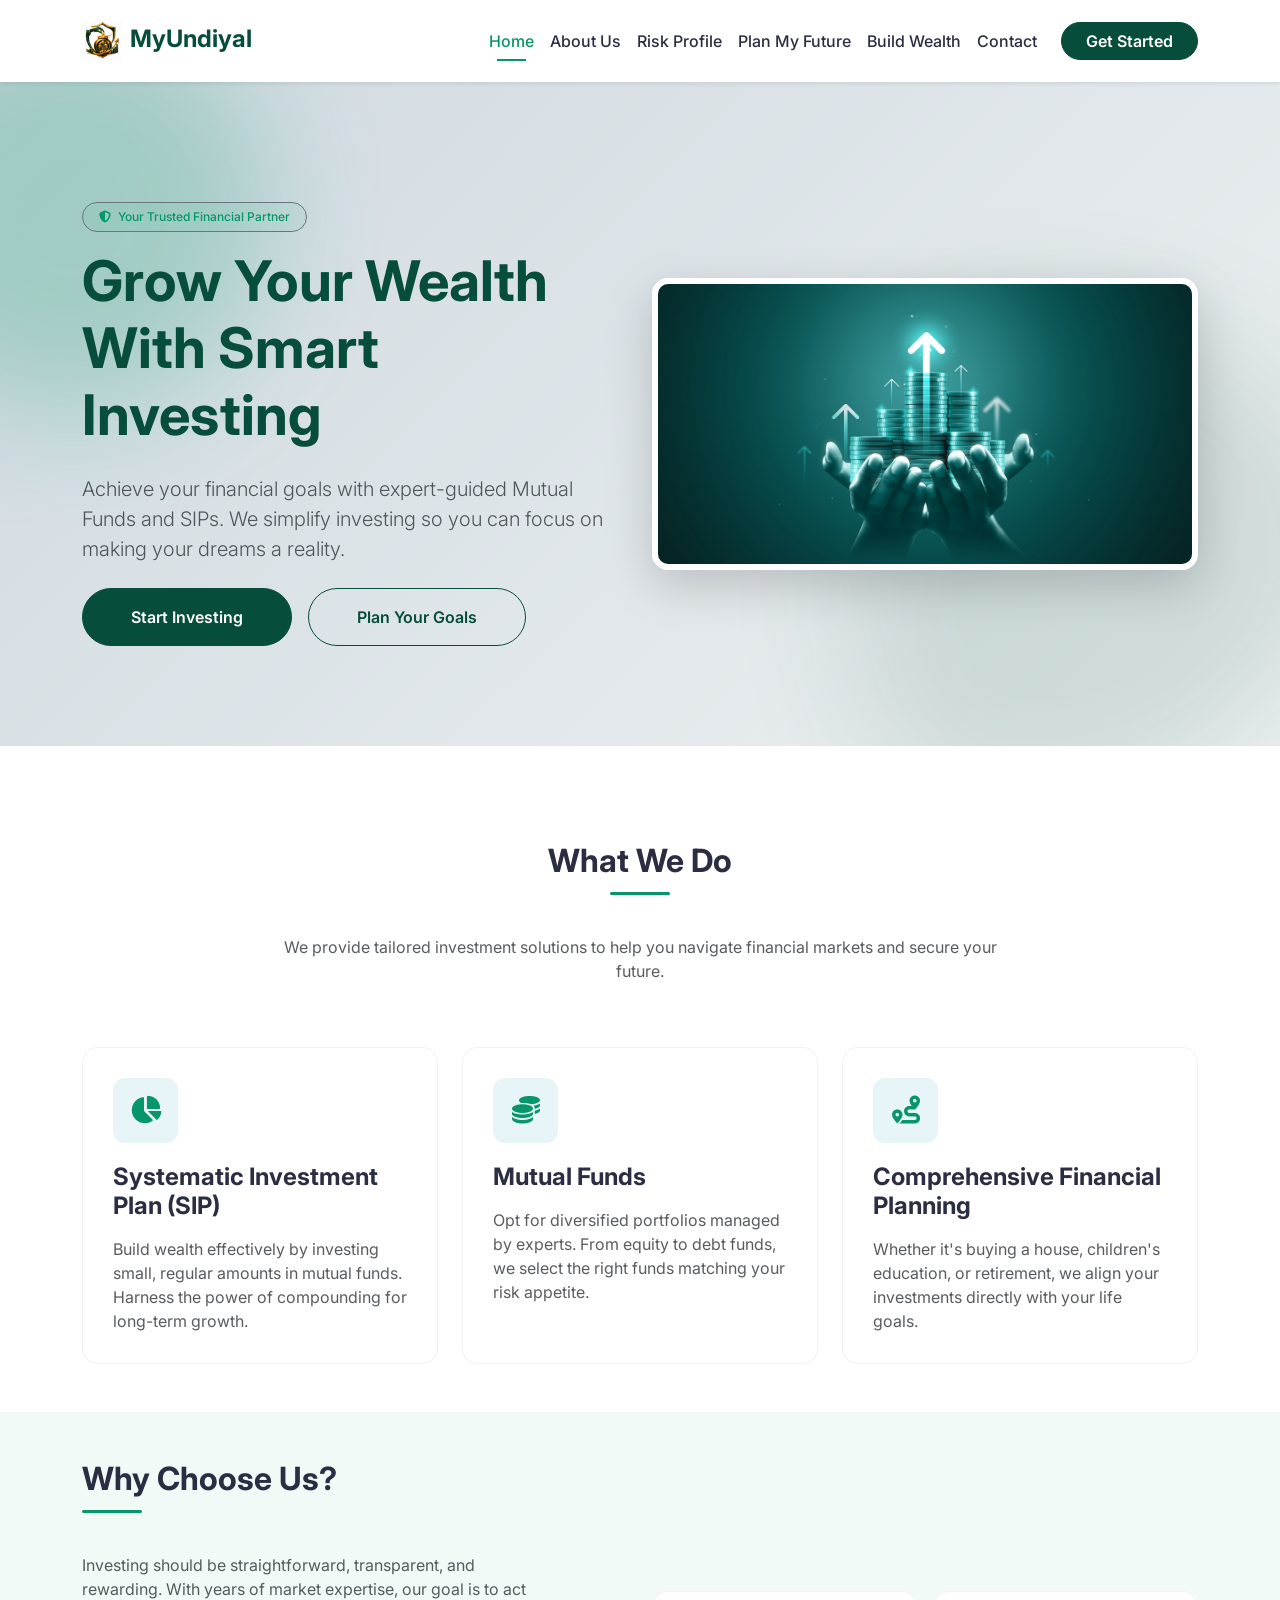
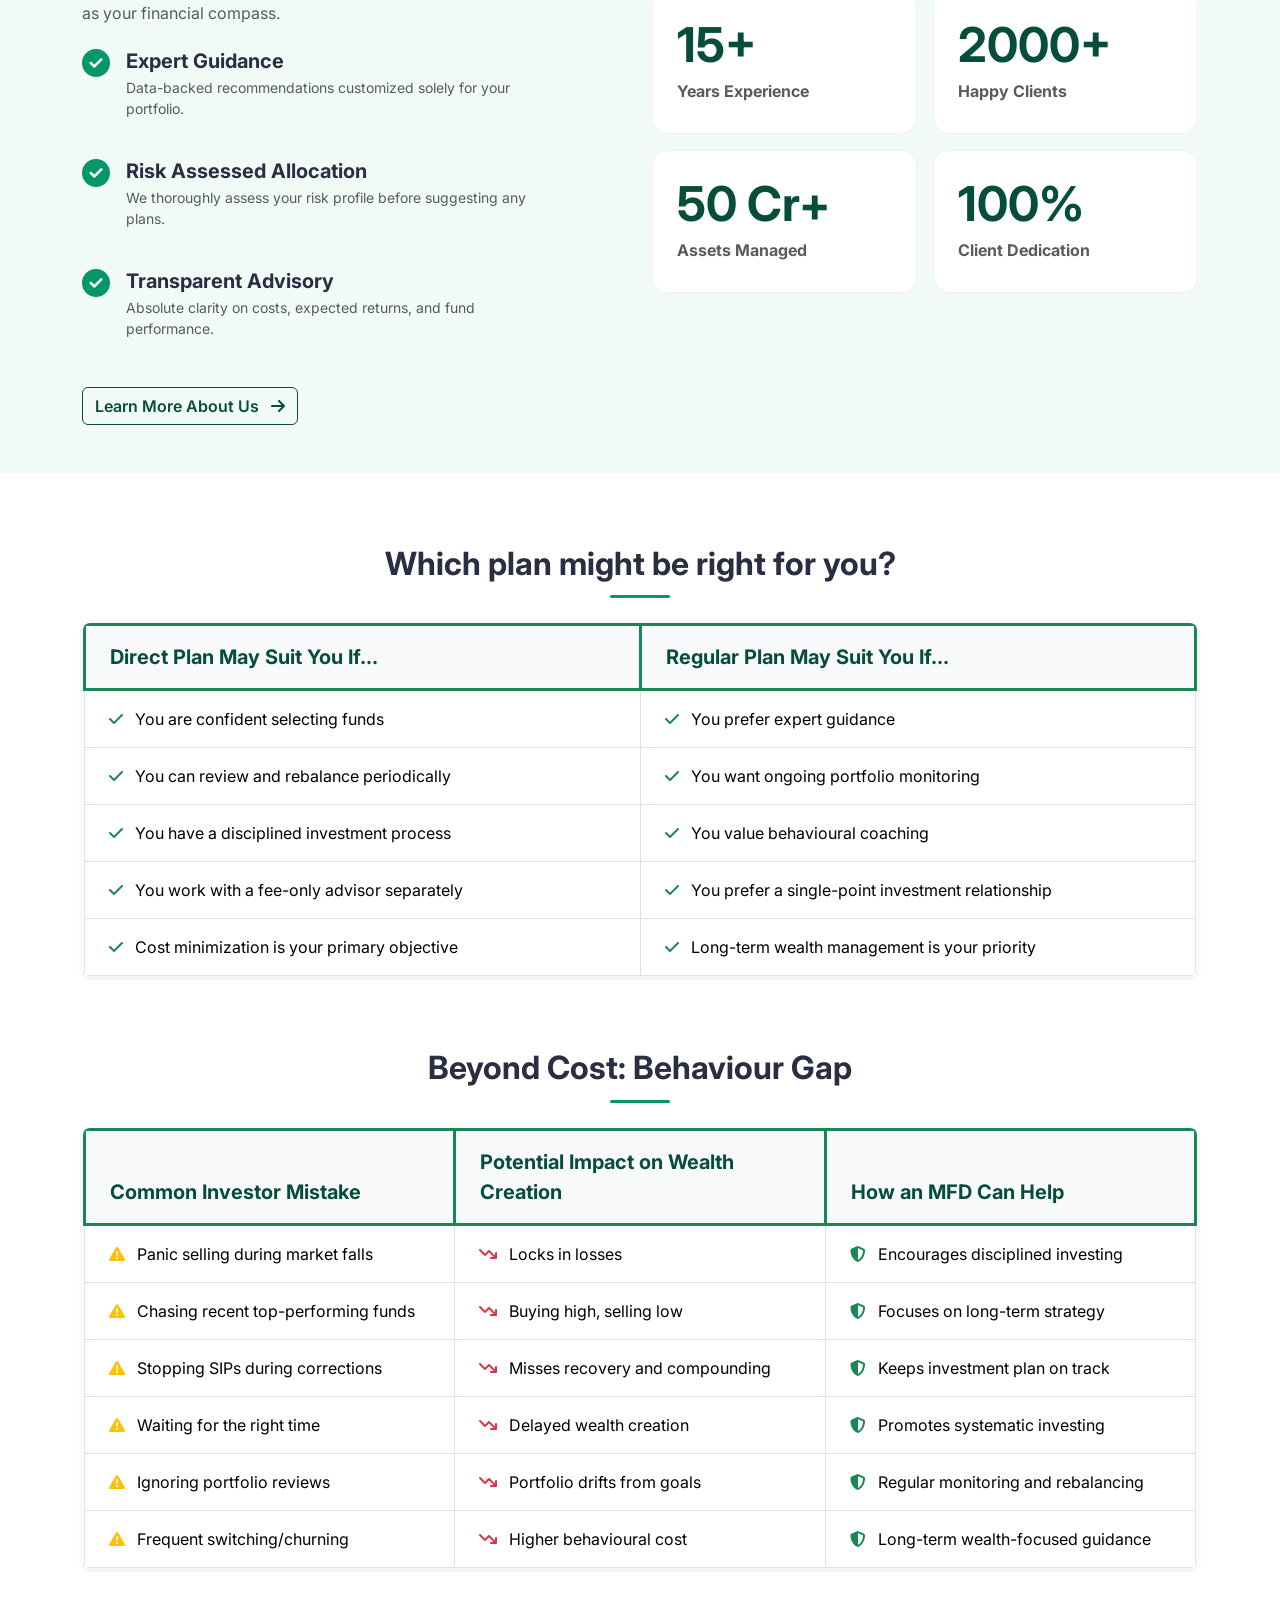
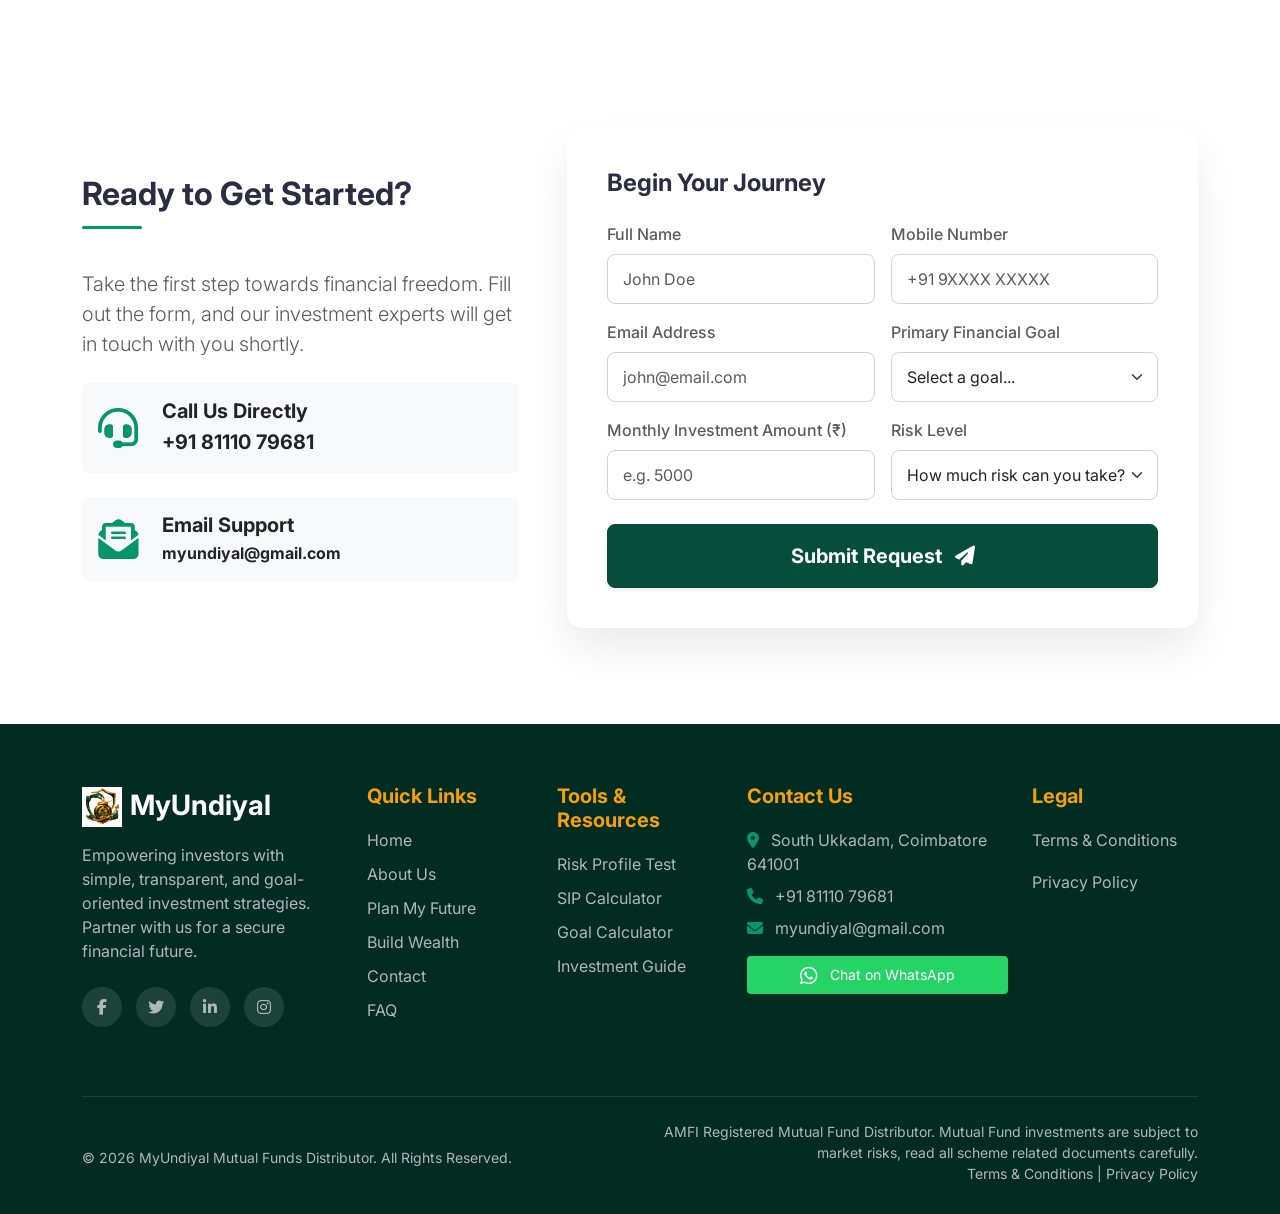
<file: MF/index.html>
<!DOCTYPE html>
<html lang="en">

<head>
    <meta charset="UTF-8">
    <meta name="viewport" content="width=device-width, initial-scale=1.0">
    <title>MyUndiyal | Trusted Mutual Funds Distributor</title>
    <!-- Google Fonts -->
    <link rel="preconnect" href="https://fonts.googleapis.com">
    <link rel="preconnect" href="https://fonts.gstatic.com" crossorigin>
    <link href="https://fonts.googleapis.com/css2?family=Inter:wght@300;400;500;600;700&display=swap" rel="stylesheet">
    <!-- Bootstrap CSS -->
    <link href="https://cdn.jsdelivr.net/npm/bootstrap@5.3.2/dist/css/bootstrap.min.css" rel="stylesheet">
    <!-- FontAwesome -->
    <link rel="stylesheet" href="https://cdnjs.cloudflare.com/ajax/libs/font-awesome/6.4.2/css/all.min.css">
    <!-- Custom CSS -->
    <link rel="stylesheet" href="assets/css/style.css">
</head>

<body>
    <!-- Preloader -->
    <div id="preloader" class="preloader-wrapper">
        <div class="preloader-content text-center">
            <img src="assets/img/logo.png" alt="MyUndiyal Logo" class="preloader-logo mb-3">
            <h2 class="fw-bold text-primary preloader-text">MyUndiyal</h2>
        </div>
    </div>

    <!-- Navbar -->
    <nav class="navbar navbar-expand-lg navbar-light bg-white sticky-top shadow-sm py-3">
        <div class="container">
            <a class="navbar-brand fw-bold text-primary fs-4" href="index.html">
                <img src="assets/img/logo.png" alt="MyUndiyal Logo" class="me-2" style="max-height: 40px;">MyUndiyal
            </a>
            <button class="navbar-toggler" type="button" data-bs-toggle="collapse" data-bs-target="#mainNav"
                aria-controls="mainNav" aria-expanded="false" aria-label="Toggle navigation">
                <span class="navbar-toggler-icon"></span>
            </button>
            <div class="collapse navbar-collapse" id="mainNav">
                <ul class="navbar-nav ms-auto align-items-center">
                    <li class="nav-item"><a class="nav-link active" href="index.html">Home</a></li>
                    <li class="nav-item"><a class="nav-link" href="about.html">About Us</a></li>
                    <li class="nav-item"><a class="nav-link" href="risk-profile.html">Risk Profile</a></li>
                    <li class="nav-item"><a class="nav-link" href="plan.html">Plan My Future</a></li>
                    <li class="nav-item"><a class="nav-link" href="wealth.html">Build Wealth</a></li>
                    <li class="nav-item"><a class="nav-link" href="contact.html">Contact</a></li>
                    <li class="nav-item ms-lg-3 mt-3 mt-lg-0">
                        <a class="btn btn-primary rounded-pill px-4" href="#getStarted">Get Started</a>
                    </li>
                </ul>
            </div>
        </div>
    </nav>

    <!-- Hero Section -->
    <section class="hero-section text-center text-lg-start">
        <div class="blob-container">
            <div class="blob blob-1"></div>
            <div class="blob blob-2"></div>
        </div>
        <div class="container hero-content">
            <div class="row align-items-center">
                <div class="col-lg-6 mb-5 mb-lg-0">
                    <span
                        class="badge bg-light-green text-secondary px-3 py-2 rounded-pill mb-3 fw-medium border border-secondary">
                        <i class="fa-solid fa-shield-halved me-1"></i> Your Trusted Financial Partner
                    </span>
                    <h1 class="display-4 fw-bold text-primary mb-4">Grow Your Wealth With Smart Investing</h1>
                    <p class="lead text-muted mb-4 pe-lg-4">Achieve your financial goals with expert-guided Mutual Funds
                        and SIPs. We simplify investing so you can focus on making your dreams a reality.</p>
                    <div class="d-flex flex-column flex-sm-row justify-content-center justify-content-lg-start gap-3">
                        <a href="#getStarted" class="btn btn-primary rounded-pill px-5 py-3 fs-6">Start Investing</a>
                        <a href="plan.html" class="btn btn-outline-primary rounded-pill px-5 py-3 fs-6">Plan Your
                            Goals</a>
                    </div>
                </div>
                <div class="col-lg-6 z-1 position-relative">
                    <img src="assets/img/home.jpg" alt="Financial Growth" class="img-fluid rounded-4 shadow-lg hero-img"
                        style="border: 6px solid white;">
                </div>
            </div>
        </div>
    </section>

    <!-- What We Do Section -->
    <section class="py-5 mt-5">
        <div class="container">
            <div class="row text-center mb-5">
                <div class="col-lg-8 mx-auto">
                    <h2 class="section-title text-center">What We Do</h2>
                    <p class="text-muted">We provide tailored investment solutions to help you navigate financial
                        markets and secure your future.</p>
                </div>
            </div>
            <div class="row g-4">
                <!-- Service 1 -->
                <div class="col-md-4">
                    <div class="feature-card text-center text-md-start">
                        <div class="icon-box">
                            <i class="fa-solid fa-chart-pie"></i>
                        </div>
                        <h4 class="mb-3">Systematic Investment Plan (SIP)</h4>
                        <p class="text-muted mb-0">Build wealth effectively by investing small, regular amounts in
                            mutual funds. Harness the power of compounding for long-term growth.</p>
                    </div>
                </div>
                <!-- Service 2 -->
                <div class="col-md-4">
                    <div class="feature-card text-center text-md-start">
                        <div class="icon-box">
                            <i class="fa-solid fa-coins"></i>
                        </div>
                        <h4 class="mb-3">Mutual Funds</h4>
                        <p class="text-muted mb-0">Opt for diversified portfolios managed by experts. From equity to
                            debt funds, we select the right funds matching your risk appetite.</p>
                    </div>
                </div>
                <!-- Service 3 -->
                <div class="col-md-4">
                    <div class="feature-card text-center text-md-start">
                        <div class="icon-box">
                            <i class="fa-solid fa-route"></i>
                        </div>
                        <h4 class="mb-3">Comprehensive Financial Planning</h4>
                        <p class="text-muted mb-0">Whether it's buying a house, children's education, or retirement, we
                            align your investments directly with your life goals.</p>
                    </div>
                </div>
            </div>
        </div>
    </section>

    <!-- Key Benefits & Why Choose Us -->
    <section class="py-5 bg-light-green">
        <div class="container">
            <div class="row align-items-center">
                <div class="col-lg-5 mb-5 mb-lg-0">
                    <h2 class="section-title">Why Choose Us?</h2>
                    <p class="text-muted mb-4">Investing should be straightforward, transparent, and rewarding. With
                        years of market expertise, our goal is to act as your financial compass.</p>

                    <div class="d-flex mb-4">
                        <div class="me-3">
                            <i class="fa-solid fa-check-circle fs-3 text-secondary"></i>
                        </div>
                        <div>
                            <h5 class="mb-1">Expert Guidance</h5>
                            <p class="text-muted small">Data-backed recommendations customized solely for your
                                portfolio.</p>
                        </div>
                    </div>

                    <div class="d-flex mb-4">
                        <div class="me-3">
                            <i class="fa-solid fa-check-circle fs-3 text-secondary"></i>
                        </div>
                        <div>
                            <h5 class="mb-1">Risk Assessed Allocation</h5>
                            <p class="text-muted small">We thoroughly assess your risk profile before suggesting any
                                plans.</p>
                        </div>
                    </div>

                    <div class="d-flex mb-4">
                        <div class="me-3">
                            <i class="fa-solid fa-check-circle fs-3 text-secondary"></i>
                        </div>
                        <div>
                            <h5 class="mb-1">Transparent Advisory</h5>
                            <p class="text-muted small">Absolute clarity on costs, expected returns, and fund
                                performance.</p>
                        </div>
                    </div>

                    <a href="about.html" class="btn btn-outline-primary mt-2">Learn More About Us <i
                            class="fa-solid fa-arrow-right ms-2"></i></a>
                </div>
                <div class="col-lg-6 offset-lg-1">
                    <div class="row g-3">
                        <div class="col-sm-6">
                            <div class="feature-card p-4">
                                <h2 class="text-primary fw-bold display-5 mb-2">15+</h2>
                                <h6 class="text-muted">Years Experience</h6>
                            </div>
                        </div>
                        <div class="col-sm-6">
                            <div class="feature-card p-4">
                                <h2 class="text-primary fw-bold display-5 mb-2">2000+</h2>
                                <h6 class="text-muted">Happy Clients</h6>
                            </div>
                        </div>
                        <div class="col-sm-6">
                            <div class="feature-card p-4">
                                <h2 class="text-primary fw-bold display-5 mb-2">50 Cr+</h2>
                                <h6 class="text-muted">Assets Managed</h6>
                            </div>
                        </div>
                        <div class="col-sm-6">
                            <div class="feature-card p-4">
                                <h2 class="text-primary fw-bold display-5 mb-2">100%</h2>
                                <h6 class="text-muted">Client Dedication</h6>
                            </div>
                        </div>
                    </div>
                </div>
            </div>
        </div>
    </section>

    <!-- Planning & Behaviour Gap Tables Section -->
    <section class="py-5 bg-white">
        <div class="container mt-4 mb-3">
            
            <!-- Table 1: Which plan might be right for you? -->
            <div class="row mb-5">
                <div class="col-12">
                    <h2 class="section-title text-center mb-4">Which plan might be right for you?</h2>
                    <div class="table-responsive rounded-3 shadow-sm border border-light">
                        <table class="table table-bordered table-hover align-middle mb-0">
                            <thead class="table-light">
                                <tr>
                                    <th class="text-primary fs-5 border-success border-bottom border-3 w-50 py-3 px-4">Direct Plan May Suit You If...</th>
                                    <th class="text-primary fs-5 border-success border-bottom border-3 w-50 py-3 px-4">Regular Plan May Suit You If...</th>
                                </tr>
                            </thead>
                            <tbody>
                                <tr>
                                    <td class="py-3 px-4"><i class="fa-solid fa-check text-success me-2"></i> You are confident selecting funds</td>
                                    <td class="py-3 px-4"><i class="fa-solid fa-check text-success me-2"></i> You prefer expert guidance</td>
                                </tr>
                                <tr>
                                    <td class="py-3 px-4"><i class="fa-solid fa-check text-success me-2"></i> You can review and rebalance periodically</td>
                                    <td class="py-3 px-4"><i class="fa-solid fa-check text-success me-2"></i> You want ongoing portfolio monitoring</td>
                                </tr>
                                <tr>
                                    <td class="py-3 px-4"><i class="fa-solid fa-check text-success me-2"></i> You have a disciplined investment process</td>
                                    <td class="py-3 px-4"><i class="fa-solid fa-check text-success me-2"></i> You value behavioural coaching</td>
                                </tr>
                                <tr>
                                    <td class="py-3 px-4"><i class="fa-solid fa-check text-success me-2"></i> You work with a fee-only advisor separately</td>
                                    <td class="py-3 px-4"><i class="fa-solid fa-check text-success me-2"></i> You prefer a single-point investment relationship</td>
                                </tr>
                                <tr>
                                    <td class="py-3 px-4"><i class="fa-solid fa-check text-success me-2"></i> Cost minimization is your primary objective</td>
                                    <td class="py-3 px-4"><i class="fa-solid fa-check text-success me-2"></i> Long-term wealth management is your priority</td>
                                </tr>
                            </tbody>
                        </table>
                    </div>
                </div>
            </div>

            <!-- Table 2: Beyond Cost: Behaviour Gap -->
            <div class="row pt-4">
                <div class="col-12">
                    <h2 class="section-title text-center mb-4">Beyond Cost: Behaviour Gap</h2>
                    <div class="table-responsive rounded-3 shadow-sm border border-light">
                        <table class="table table-bordered table-hover align-middle mb-0">
                            <thead class="table-light">
                                <tr>
                                    <th class="text-primary fs-5 border-success border-bottom border-3 py-3 px-4" style="width: 33%;">Common Investor Mistake</th>
                                    <th class="text-primary fs-5 border-success border-bottom border-3 py-3 px-4" style="width: 33%;">Potential Impact on Wealth Creation</th>
                                    <th class="text-primary fs-5 border-success border-bottom border-3 py-3 px-4" style="width: 33%;">How an MFD Can Help</th>
                                </tr>
                            </thead>
                            <tbody>
                                <tr>
                                    <td class="py-3 px-4"><i class="fa-solid fa-triangle-exclamation text-warning me-2"></i> Panic selling during market falls</td>
                                    <td class="py-3 px-4"><i class="fa-solid fa-arrow-trend-down text-danger me-2"></i> Locks in losses</td>
                                    <td class="py-3 px-4"><i class="fa-solid fa-shield-halved text-success me-2"></i> Encourages disciplined investing</td>
                                </tr>
                                <tr>
                                    <td class="py-3 px-4"><i class="fa-solid fa-triangle-exclamation text-warning me-2"></i> Chasing recent top-performing funds</td>
                                    <td class="py-3 px-4"><i class="fa-solid fa-arrow-trend-down text-danger me-2"></i> Buying high, selling low</td>
                                    <td class="py-3 px-4"><i class="fa-solid fa-shield-halved text-success me-2"></i> Focuses on long-term strategy</td>
                                </tr>
                                <tr>
                                    <td class="py-3 px-4"><i class="fa-solid fa-triangle-exclamation text-warning me-2"></i> Stopping SIPs during corrections</td>
                                    <td class="py-3 px-4"><i class="fa-solid fa-arrow-trend-down text-danger me-2"></i> Misses recovery and compounding</td>
                                    <td class="py-3 px-4"><i class="fa-solid fa-shield-halved text-success me-2"></i> Keeps investment plan on track</td>
                                </tr>
                                <tr>
                                    <td class="py-3 px-4"><i class="fa-solid fa-triangle-exclamation text-warning me-2"></i> Waiting for the right time</td>
                                    <td class="py-3 px-4"><i class="fa-solid fa-arrow-trend-down text-danger me-2"></i> Delayed wealth creation</td>
                                    <td class="py-3 px-4"><i class="fa-solid fa-shield-halved text-success me-2"></i> Promotes systematic investing</td>
                                </tr>
                                <tr>
                                    <td class="py-3 px-4"><i class="fa-solid fa-triangle-exclamation text-warning me-2"></i> Ignoring portfolio reviews</td>
                                    <td class="py-3 px-4"><i class="fa-solid fa-arrow-trend-down text-danger me-2"></i> Portfolio drifts from goals</td>
                                    <td class="py-3 px-4"><i class="fa-solid fa-shield-halved text-success me-2"></i> Regular monitoring and rebalancing</td>
                                </tr>
                                <tr>
                                    <td class="py-3 px-4"><i class="fa-solid fa-triangle-exclamation text-warning me-2"></i> Frequent switching/churning</td>
                                    <td class="py-3 px-4"><i class="fa-solid fa-arrow-trend-down text-danger me-2"></i> Higher behavioural cost</td>
                                    <td class="py-3 px-4"><i class="fa-solid fa-shield-halved text-success me-2"></i> Long-term wealth-focused guidance</td>
                                </tr>
                            </tbody>
                        </table>
                    </div>
                </div>
            </div>
        </div>
    </section>

    <!-- Get Started Section -->
    <section id="getStarted" class="py-5 my-5">
        <div class="container">
            <div class="row align-items-center g-5">
                <div class="col-lg-5">
                    <h2 class="section-title">Ready to Get Started?</h2>
                    <p class="lead text-muted mb-4">Take the first step towards financial freedom. Fill out the form,
                        and our investment experts will get in touch with you shortly.</p>

                    <div class="d-flex align-items-center mb-4 p-3 bg-light rounded text-dark">
                        <i class="fa-solid fa-headset fs-1 text-secondary me-4"></i>
                        <div>
                            <h5 class="mb-1">Call Us Directly</h5>
                            <p class="mb-0 fw-bold fs-5">+91 81110 79681</p>
                        </div>
                    </div>

                    <div class="d-flex align-items-center p-3 bg-light rounded text-dark">
                        <i class="fa-solid fa-envelope-open-text fs-1 text-secondary me-4"></i>
                        <div>
                            <h5 class="mb-1">Email Support</h5>
                            <p class="mb-0 fw-bold">myundiyal@gmail.com</p>
                        </div>
                    </div>
                </div>
                <div class="col-lg-7">
                    <div class="contact-form-wrapper">
                        <h4 class="mb-4">Begin Your Journey</h4>
                        <form id="getStartedForm">
                            <div class="row g-3">
                                <div class="col-md-6">
                                    <label class="form-label text-muted fw-medium">Full Name</label>
                                    <input type="text" class="form-control" placeholder="John Doe" required>
                                </div>
                                <div class="col-md-6">
                                    <label class="form-label text-muted fw-medium">Mobile Number</label>
                                    <input type="tel" class="form-control" placeholder="+91 9XXXX XXXXX" required>
                                </div>
                                <div class="col-md-6">
                                    <label class="form-label text-muted fw-medium">Email Address</label>
                                    <input type="email" class="form-control" placeholder="john@email.com" required>
                                </div>
                                <div class="col-md-6">
                                    <label class="form-label text-muted fw-medium">Primary Financial Goal</label>
                                    <select class="form-select" required>
                                        <option value="" disabled selected>Select a goal...</option>
                                        <option value="wealth">Wealth Creation</option>
                                        <option value="retirement">Retirement Planning</option>
                                        <option value="child_education">Child's Education</option>
                                        <option value="house">Buying a House</option>
                                        <option value="tax_saving">Tax Saving</option>
                                    </select>
                                </div>
                                <div class="col-md-6">
                                    <label class="form-label text-muted fw-medium">Monthly Investment Amount (₹)</label>
                                    <input type="number" class="form-control" placeholder="e.g. 5000" min="500"
                                        required>
                                </div>
                                <div class="col-md-6">
                                    <label class="form-label text-muted fw-medium">Risk Level</label>
                                    <select class="form-select" required>
                                        <option value="" disabled selected>How much risk can you take?</option>
                                        <option value="low">Low (Conservative)</option>
                                        <option value="medium">Medium (Moderate)</option>
                                        <option value="high">High (Aggressive)</option>
                                        <option value="unknown">Not Sure</option>
                                    </select>
                                </div>
                                <div class="col-12 mt-4 text-center">
                                    <button type="submit"
                                        class="btn btn-primary w-100 py-3 rounded-3 fs-5 fw-bold shadow-sm">Submit
                                        Request <i class="fa-solid fa-paper-plane ms-2"></i></button>
                                </div>
                            </div>
                        </form>
                    </div>
                </div>
            </div>
        </div>
    </section>

    <!-- Footer -->
    <footer>
        <div class="container">
            <div class="row g-4">
                <div class="col-lg-3 col-md-6 mb-4 mb-lg-0">
                    <a class="navbar-brand fw-bold text-white fs-3 d-block mb-3" href="index.html">
                        <img src="assets/img/logo.png" alt="MyUndiyal Logo" class="me-2"
                            style="max-height: 40px;">MyUndiyal
                    </a>
                    <p class="text-muted pe-lg-4">Empowering investors with simple, transparent, and goal-oriented
                        investment strategies. Partner with us for a secure financial future.</p>
                    <div class="social-links mt-4">
                        <a href="#"><i class="fa-brands fa-facebook-f"></i></a>
                        <a href="#"><i class="fa-brands fa-twitter"></i></a>
                        <a href="#"><i class="fa-brands fa-linkedin-in"></i></a>
                        <a href="#"><i class="fa-brands fa-instagram"></i></a>
                    </div>
                </div>
                <div class="col-lg-2 col-md-3 col-6 mb-4 mb-md-0">
                    <h5>Quick Links</h5>
                    <ul class="list-unstyled">
                        <li><a href="index.html">Home</a></li>
                        <li><a href="about.html">About Us</a></li>
                        <li><a href="plan.html">Plan My Future</a></li>
                        <li><a href="wealth.html">Build Wealth</a></li>
                        <li><a href="contact.html">Contact</a></li>
                        <li><a href="faq.html">FAQ</a></li>
                    </ul>
                </div>
                <div class="col-lg-2 col-md-3 col-6 mb-4 mb-md-0">
                    <h5>Tools & Resources</h5>
                    <ul class="list-unstyled">
                        <li><a href="risk-profile.html">Risk Profile Test</a></li>
                        <li><a href="plan.html#sipCalculator">SIP Calculator</a></li>
                        <li><a href="plan.html#goalCalculator">Goal Calculator</a></li>
                        <li><a href="wealth.html">Investment Guide</a></li>
                    </ul>
                </div>
                <div class="col-lg-3 col-md-6 col-12 mb-4 mb-md-0">
                    <h5>Contact Us</h5>
                    <ul class="list-unstyled text-muted">
                        <li class="mb-2"><i class="fa-solid fa-location-dot me-2 text-secondary"></i> South Ukkadam, Coimbatore 641001</li>
                        <li class="mb-2"><i class="fa-solid fa-phone me-2 text-secondary"></i> +91 81110 79681</li>
                        <li class="mb-3"><i class="fa-solid fa-envelope me-2 text-secondary"></i> myundiyal@gmail.com
                        </li>
                        <li>
                            <a href="https://wa.me/918111079681"
                                class="btn btn-outline-success btn-sm w-100 py-2 border-0"
                                style="background:#25D366; color:white;" target="_blank">
                                <i class="fa-brands fa-whatsapp fs-5 me-2 align-middle"></i> Chat on WhatsApp
                            </a>
                        </li>
                    </ul>
                </div>
                <!-- Legal -->
                <div class="col-lg-2 col-md-6 col-12">
                    <h5>Legal</h5>
                    <ul class="list-unstyled">
                        <li class="mb-2"><a href="terms-conditions.html" class="text-decoration-none text-muted hover-primary">Terms & Conditions</a></li>
                        <li><a href="privacy-policy.html" class="text-decoration-none text-muted hover-primary">Privacy Policy</a></li>
                    </ul>
                </div>
            </div>
            <hr class="mt-5 mb-4 border-secondary">
            <div class="row align-items-center">
                <div class="col-md-6 text-center text-md-start mb-3 mb-md-0">
                    <p class="mb-0 text-muted small">&copy; 2026 MyUndiyal Mutual Funds Distributor. All Rights
                        Reserved.</p>
                </div>
                <div class="col-md-6 text-center text-md-end">
                    <p class="mb-0 text-muted small">AMFI Registered Mutual Fund Distributor. Mutual Fund investments
                        are subject to market risks, read all scheme related documents carefully.<br><a href="terms-conditions.html"
                            class="text-muted text-decoration-none">Terms & Conditions</a> | <a href="privacy-policy.html"
                            class="text-muted text-decoration-none">Privacy Policy</a></p>
                </div>
            </div>
        </div>
    </footer>


    <!-- Bootstrap & JS -->
    <script src="https://cdn.jsdelivr.net/npm/bootstrap@5.3.2/dist/js/bootstrap.bundle.min.js"></script>
    <script src="assets/js/main.js"></script>
</body>

</html>
</file>
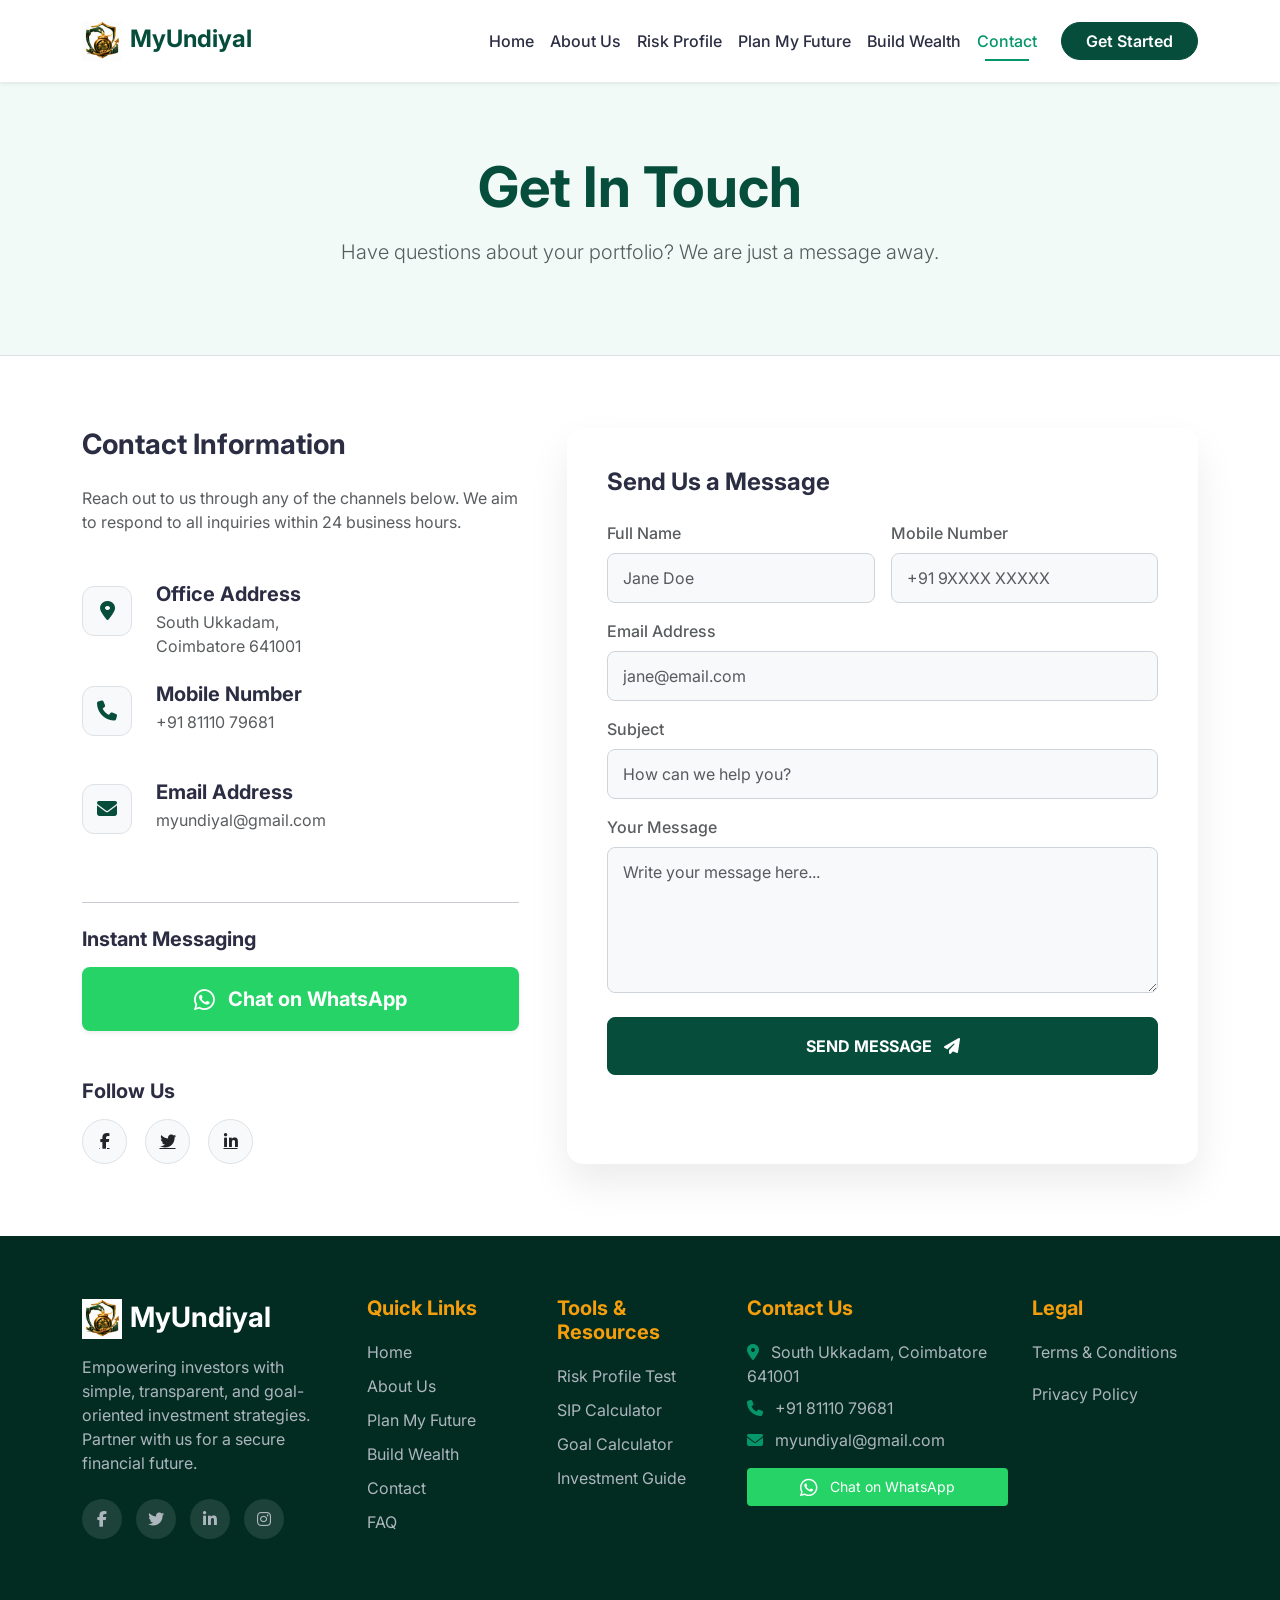
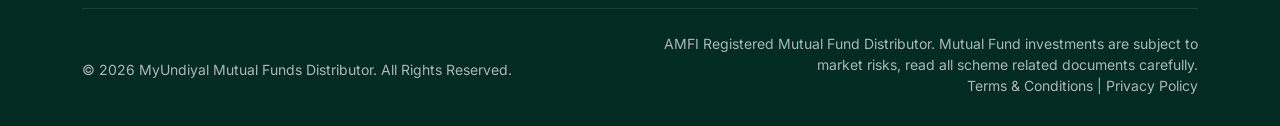
<file: MF/contact.html>
<!DOCTYPE html>
<html lang="en">
<head>
    <meta charset="UTF-8">
    <meta name="viewport" content="width=device-width, initial-scale=1.0">
    <title>Contact Us | MyUndiyal Mutual Funds</title>
    <link rel="preconnect" href="https://fonts.googleapis.com">
    <link rel="preconnect" href="https://fonts.gstatic.com" crossorigin>
    <link href="https://fonts.googleapis.com/css2?family=Inter:wght@300;400;500;600;700&display=swap" rel="stylesheet">
    <link href="https://cdn.jsdelivr.net/npm/bootstrap@5.3.2/dist/css/bootstrap.min.css" rel="stylesheet">
    <link rel="stylesheet" href="https://cdnjs.cloudflare.com/ajax/libs/font-awesome/6.4.2/css/all.min.css">
    <link rel="stylesheet" href="assets/css/style.css">
</head>
<body>
    <!-- Navbar -->
    <nav class="navbar navbar-expand-lg navbar-light bg-white sticky-top shadow-sm py-3">
        <div class="container">
            <a class="navbar-brand fw-bold text-primary fs-4" href="index.html">
                <img src="assets/img/logo.png" alt="MyUndiyal Logo" class="me-2" style="max-height: 40px;">MyUndiyal
            </a>
            <button class="navbar-toggler" type="button" data-bs-toggle="collapse" data-bs-target="#mainNav">
                <span class="navbar-toggler-icon"></span>
            </button>
            <div class="collapse navbar-collapse" id="mainNav">
                <ul class="navbar-nav ms-auto align-items-center">
                    <li class="nav-item"><a class="nav-link" href="index.html">Home</a></li>
                                        <li class="nav-item"><a class="nav-link" href="about.html">About Us</a></li>
                    <li class="nav-item"><a class="nav-link" href="risk-profile.html">Risk Profile</a></li>
                    <li class="nav-item"><a class="nav-link" href="plan.html">Plan My Future</a></li>
                    <li class="nav-item"><a class="nav-link" href="wealth.html">Build Wealth</a></li>
                    <li class="nav-item"><a class="nav-link active" href="contact.html">Contact</a></li>
                    <li class="nav-item ms-lg-3 mt-3 mt-lg-0">
                        <a class="btn btn-primary rounded-pill px-4" href="index.html#getStarted">Get Started</a>
                    </li>
                </ul>
            </div>
        </div>
    </nav>

    <!-- Page Header -->
    <section class="bg-light-green py-5 text-center border-bottom">
        <div class="container py-4">
            <h1 class="display-4 fw-bold text-primary mb-3">Get In Touch</h1>
            <p class="lead text-muted max-w-700 mx-auto">Have questions about your portfolio? We are just a message away.</p>
        </div>
    </section>

    <!-- Contact Section -->
    <section class="py-5 my-4">
        <div class="container">
            <div class="row g-5">
                
                <!-- Contact Details -->
                <div class="col-lg-5">
                    <h3 class="fw-bold mb-4">Contact Information</h3>
                    <p class="text-muted mb-5">Reach out to us through any of the channels below. We aim to respond to all inquiries within 24 business hours.</p>

                    <div class="d-flex align-items-start mb-4">
                        <div class="icon-box bg-light text-primary me-4 mt-1 border" style="width:50px; height:50px; min-width:50px;">
                            <i class="fa-solid fa-location-dot fs-5"></i>
                        </div>
                        <div>
                            <h5 class="fw-bold mb-1">Office Address</h5>
                            <p class="text-muted mb-0">South Ukkadam,<br>Coimbatore 641001</p>
                        </div>
                    </div>

                    <div class="d-flex align-items-start mb-4">
                        <div class="icon-box bg-light text-primary me-4 mt-1 border" style="width:50px; height:50px; min-width:50px;">
                            <i class="fa-solid fa-phone fs-5"></i>
                        </div>
                        <div>
                            <h5 class="fw-bold mb-1">Mobile Number</h5>
                            <p class="text-muted mb-0">+91 81110 79681</p>
                        </div>
                    </div>

                    <div class="d-flex align-items-start mb-5">
                        <div class="icon-box bg-light text-primary me-4 mt-1 border" style="width:50px; height:50px; min-width:50px;">
                            <i class="fa-solid fa-envelope fs-5"></i>
                        </div>
                        <div>
                            <h5 class="fw-bold mb-1">Email Address</h5>
                            <p class="text-muted mb-0">myundiyal@gmail.com</p>
                        </div>
                    </div>

                    <hr class="mb-4">

                    <h5 class="fw-bold mb-3">Instant Messaging</h5>
                    <a href="https://wa.me/918111079681" class="btn btn-lg w-100 text-white rounded-3 py-3 fw-bold shadow-sm" style="background-color: #25D366; transition: 0.3s;" onmouseover="this.style.transform='translateY(-2px)'" onmouseout="this.style.transform='translateY(0)'">
                        <i class="fa-brands fa-whatsapp fs-4 me-2 align-middle"></i> Chat on WhatsApp
                    </a>

                    <div class="mt-5">
                        <h5 class="fw-bold mb-3">Follow Us</h5>
                        <div class="social-links d-flex gap-2">
                            <a href="#" class="text-dark bg-light border p-3 rounded-circle" style="width:45px; height:45px"><i class="fa-brands fa-facebook-f"></i></a>
                            <a href="#" class="text-dark bg-light border p-3 rounded-circle" style="width:45px; height:45px"><i class="fa-brands fa-twitter"></i></a>
                            <a href="#" class="text-dark bg-light border p-3 rounded-circle" style="width:45px; height:45px"><i class="fa-brands fa-linkedin-in"></i></a>
                        </div>
                    </div>
                </div>

                <!-- Contact Form -->
                <div class="col-lg-7">
                    <div class="contact-form-wrapper h-100">
                        <h4 class="fw-bold mb-4">Send Us a Message</h4>
                        <form id="contactForm" onsubmit="event.preventDefault(); alert('Message sent successfully! We will get back to you shortly.'); this.reset();">
                            <div class="row g-3">
                                <div class="col-md-6">
                                    <label class="form-label text-muted fw-medium">Full Name</label>
                                    <input type="text" class="form-control bg-light" placeholder="Jane Doe" required>
                                </div>
                                <div class="col-md-6">
                                    <label class="form-label text-muted fw-medium">Mobile Number</label>
                                    <input type="tel" class="form-control bg-light" placeholder="+91 9XXXX XXXXX" required>
                                </div>
                                <div class="col-12">
                                    <label class="form-label text-muted fw-medium">Email Address</label>
                                    <input type="email" class="form-control bg-light" placeholder="jane@email.com" required>
                                </div>
                                <div class="col-12">
                                    <label class="form-label text-muted fw-medium">Subject</label>
                                    <input type="text" class="form-control bg-light" placeholder="How can we help you?" required>
                                </div>
                                <div class="col-12">
                                    <label class="form-label text-muted fw-medium">Your Message</label>
                                    <textarea class="form-control bg-light" rows="5" placeholder="Write your message here..." required></textarea>
                                </div>
                                <div class="col-12 mt-4">
                                    <button type="submit" class="btn btn-primary w-100 py-3 rounded-3 fs-6 fw-bold text-uppercase">Send Message <i class="fa-solid fa-paper-plane ms-2"></i></button>
                                </div>
                            </div>
                        </form>
                    </div>
                </div>

            </div>
        </div>
    </section>

        <!-- Footer -->
    <footer>
        <div class="container">
            <div class="row g-4">
                <div class="col-lg-3 col-md-6 mb-4 mb-lg-0">
                    <a class="navbar-brand fw-bold text-white fs-3 d-block mb-3" href="index.html">
                        <img src="assets/img/logo.png" alt="MyUndiyal Logo" class="me-2" style="max-height: 40px;">MyUndiyal
                    </a>
                    <p class="text-muted pe-lg-4">Empowering investors with simple, transparent, and goal-oriented investment strategies. Partner with us for a secure financial future.</p>
                    <div class="social-links mt-4">
                        <a href="#"><i class="fa-brands fa-facebook-f"></i></a>
                        <a href="#"><i class="fa-brands fa-twitter"></i></a>
                        <a href="#"><i class="fa-brands fa-linkedin-in"></i></a>
                        <a href="#"><i class="fa-brands fa-instagram"></i></a>
                    </div>
                </div>
                <div class="col-lg-2 col-md-3 col-6 mb-4 mb-md-0">
                    <h5>Quick Links</h5>
                    <ul class="list-unstyled">
                        <li><a href="index.html">Home</a></li>
                                                <li><a href="about.html">About Us</a></li>
                        <li><a href="plan.html">Plan My Future</a></li>
                        <li><a href="wealth.html">Build Wealth</a></li>
                        <li><a href="contact.html">Contact</a></li>
                        <li><a href="faq.html">FAQ</a></li>
                    </ul>
                </div>
                <div class="col-lg-2 col-md-3 col-6 mb-4 mb-md-0">
                    <h5>Tools & Resources</h5>
                    <ul class="list-unstyled">
                        <li><a href="risk-profile.html">Risk Profile Test</a></li>
                        <li><a href="plan.html#sipCalculator">SIP Calculator</a></li>
                        <li><a href="plan.html#goalCalculator">Goal Calculator</a></li>
                        <li><a href="wealth.html">Investment Guide</a></li>
                    </ul>
                </div>
                <div class="col-lg-3 col-md-6 col-12 mb-4 mb-md-0">
                    <h5>Contact Us</h5>
                    <ul class="list-unstyled text-muted">
                        <li class="mb-2"><i class="fa-solid fa-location-dot me-2 text-secondary"></i> South Ukkadam, Coimbatore 641001</li>
                        <li class="mb-2"><i class="fa-solid fa-phone me-2 text-secondary"></i> +91 81110 79681</li>
                        <li class="mb-3"><i class="fa-solid fa-envelope me-2 text-secondary"></i> myundiyal@gmail.com</li>
                        <li>
                            <a href="https://wa.me/918111079681" class="btn btn-outline-success btn-sm w-100 py-2 border-0" style="background:#25D366; color:white;" target="_blank">
                                <i class="fa-brands fa-whatsapp fs-5 me-2 align-middle"></i> Chat on WhatsApp
                            </a>
                        </li>
                    </ul>
                </div>
                <!-- Legal -->
                <div class="col-lg-2 col-md-6 col-12">
                    <h5>Legal</h5>
                    <ul class="list-unstyled">
                        <li class="mb-2"><a href="terms-conditions.html" class="text-decoration-none text-muted hover-primary">Terms & Conditions</a></li>
                        <li><a href="privacy-policy.html" class="text-decoration-none text-muted hover-primary">Privacy Policy</a></li>
                    </ul>
                </div>
            </div>
            <hr class="mt-5 mb-4 border-secondary">
            <div class="row align-items-center">
                <div class="col-md-6 text-center text-md-start mb-3 mb-md-0">
                    <p class="mb-0 text-muted small">&copy; 2026 MyUndiyal Mutual Funds Distributor. All Rights Reserved.</p>
                </div>
                <div class="col-md-6 text-center text-md-end">
                    <p class="mb-0 text-muted small">AMFI Registered Mutual Fund Distributor. Mutual Fund investments are subject to market risks, read all scheme related documents carefully.<br><a href="#" class="text-muted text-decoration-none">Terms & Conditions</a> | <a href="#" class="text-muted text-decoration-none">Privacy Policy</a></p>
                </div>
            </div>
        </div>
    </footer>

    
    <!-- Bootstrap & JS -->
    <script src="https://cdn.jsdelivr.net/npm/bootstrap@5.3.2/dist/js/bootstrap.bundle.min.js"></script>
    <script src="assets/js/main.js"></script>
</body>
</html>
</file>
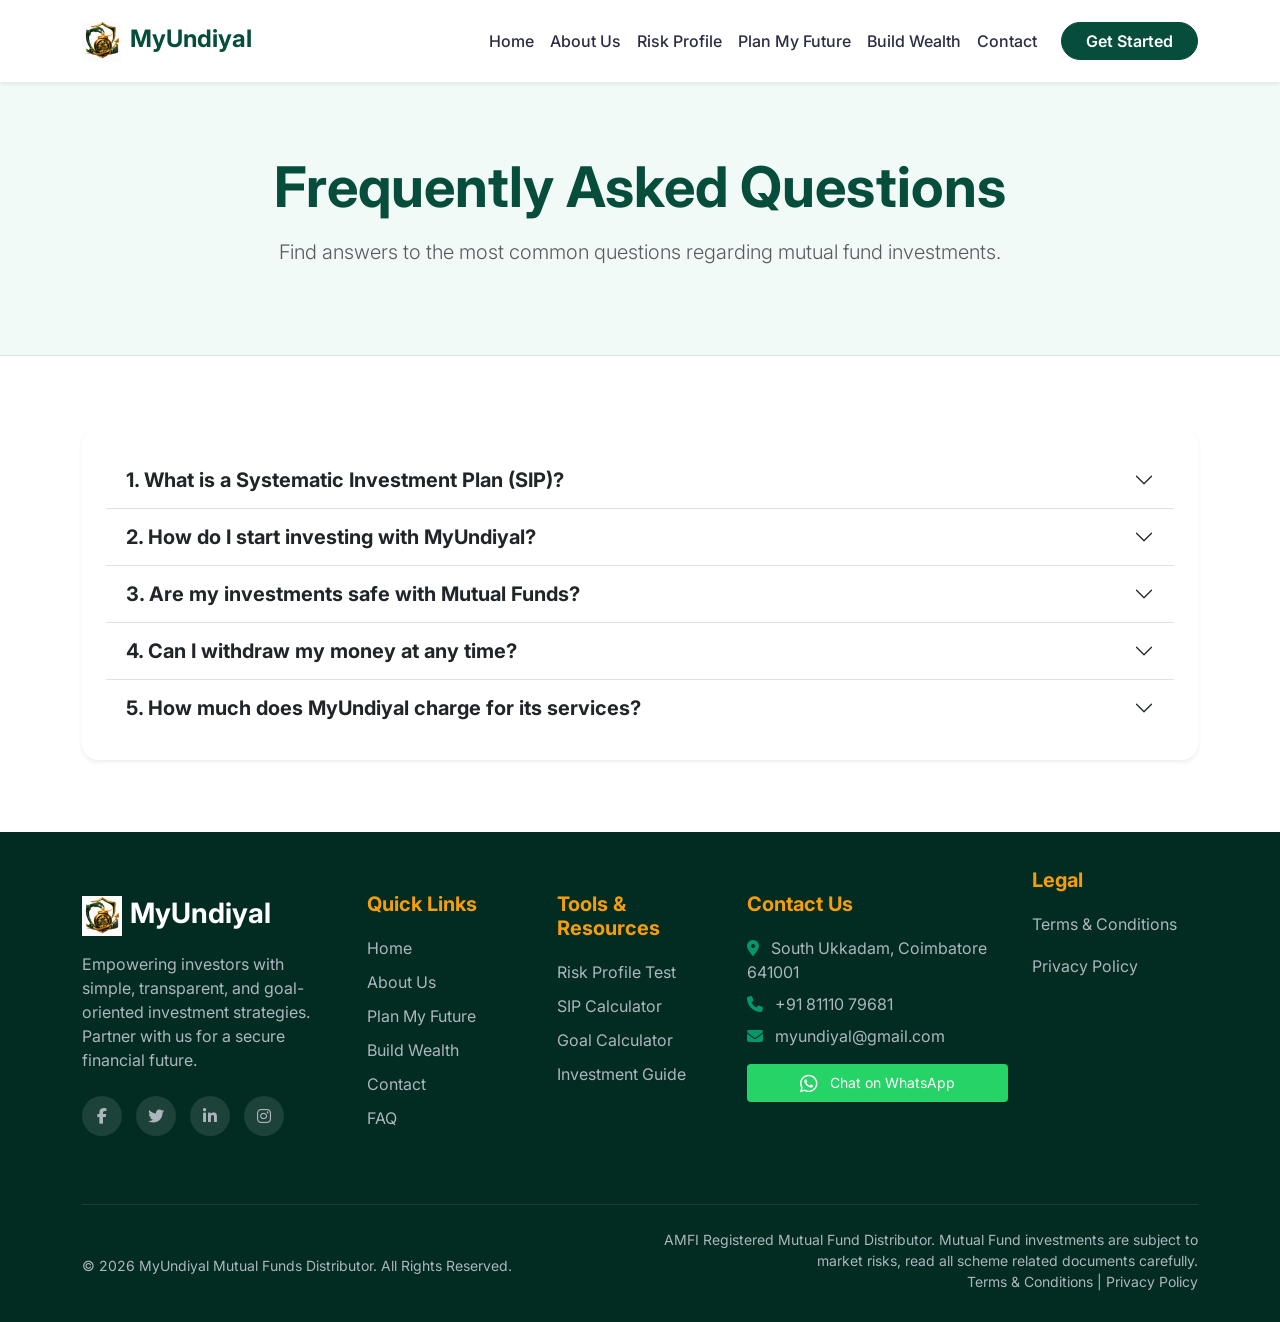
<file: MF/faq.html>
<!DOCTYPE html>
<html lang="en">

<head>
    <meta charset="UTF-8">
    <meta name="viewport" content="width=device-width, initial-scale=1.0">
    <title>FAQ | MyUndiyal Mutual Funds Distributor</title>
    <!-- Google Fonts -->
    <link rel="preconnect" href="https://fonts.googleapis.com">
    <link rel="preconnect" href="https://fonts.gstatic.com" crossorigin>
    <link href="https://fonts.googleapis.com/css2?family=Inter:wght@300;400;500;600;700&display=swap" rel="stylesheet">
    <!-- Bootstrap CSS -->
    <link href="https://cdn.jsdelivr.net/npm/bootstrap@5.3.2/dist/css/bootstrap.min.css" rel="stylesheet">
    <!-- FontAwesome -->
    <link rel="stylesheet" href="https://cdnjs.cloudflare.com/ajax/libs/font-awesome/6.4.2/css/all.min.css">
    <!-- Custom CSS -->
    <link rel="stylesheet" href="assets/css/style.css">
</head>

<body>
    <!-- Navbar -->
    <nav class="navbar navbar-expand-lg navbar-light bg-white sticky-top shadow-sm py-3">
        <div class="container">
            <a class="navbar-brand fw-bold text-primary fs-4" href="index.html">
                <img src="assets/img/logo.png" alt="MyUndiyal Logo" class="me-2" style="max-height: 40px;">MyUndiyal
            </a>
            <button class="navbar-toggler" type="button" data-bs-toggle="collapse" data-bs-target="#mainNav"
                aria-controls="mainNav" aria-expanded="false" aria-label="Toggle navigation">
                <span class="navbar-toggler-icon"></span>
            </button>
            <div class="collapse navbar-collapse" id="mainNav">
                <ul class="navbar-nav ms-auto align-items-center">
                    <li class="nav-item"><a class="nav-link" href="index.html">Home</a></li>
                    <li class="nav-item"><a class="nav-link" href="about.html">About Us</a></li>
                    <li class="nav-item"><a class="nav-link" href="risk-profile.html">Risk Profile</a></li>
                    <li class="nav-item"><a class="nav-link" href="plan.html">Plan My Future</a></li>
                    <li class="nav-item"><a class="nav-link" href="wealth.html">Build Wealth</a></li>
                    <li class="nav-item"><a class="nav-link" href="contact.html">Contact</a></li>
                    <li class="nav-item ms-lg-3 mt-3 mt-lg-0">
                        <a class="btn btn-primary rounded-pill px-4" href="index.html#getStarted">Get Started</a>
                    </li>
                </ul>
            </div>
        </div>
    </nav>

    <!-- Page Header -->
    <section class="bg-light-green py-5 text-center border-bottom">
        <div class="container py-4">
            <h1 class="display-4 fw-bold text-primary mb-3">Frequently Asked Questions</h1>
            <p class="lead text-muted max-w-700 mx-auto">Find answers to the most common questions regarding mutual fund investments.</p>
        </div>
    </section>

    <!-- Content -->
    <section class="py-5 my-4">
        <div class="container max-w-800">
            <div class="accordion accordion-flush bg-white rounded-4 shadow-sm p-4" id="faqAccordion">
                <div class="accordion-item border-bottom">
                    <h2 class="accordion-header" id="headingOne">
                        <button class="accordion-button collapsed fw-bold text-dark fs-5 py-3" type="button" data-bs-toggle="collapse" data-bs-target="#collapseOne" aria-expanded="false" aria-controls="collapseOne">
                            1. What is a Systematic Investment Plan (SIP)?
                        </button>
                    </h2>
                    <div id="collapseOne" class="accordion-collapse collapse" aria-labelledby="headingOne" data-bs-parent="#faqAccordion">
                        <div class="accordion-body text-muted pt-0 pb-4">
                            A Systematic Investment Plan (SIP) is a method of investing a fixed sum regularly in a mutual fund scheme. SIP allows you to buy units on a specific date each month, enabling you to take advantage of rupee cost averaging without the need to time the market.
                        </div>
                    </div>
                </div>

                <div class="accordion-item border-bottom">
                    <h2 class="accordion-header" id="headingTwo">
                        <button class="accordion-button collapsed fw-bold text-dark fs-5 py-3" type="button" data-bs-toggle="collapse" data-bs-target="#collapseTwo" aria-expanded="false" aria-controls="collapseTwo">
                            2. How do I start investing with MyUndiyal?
                        </button>
                    </h2>
                    <div id="collapseTwo" class="accordion-collapse collapse" aria-labelledby="headingTwo" data-bs-parent="#faqAccordion">
                        <div class="accordion-body text-muted pt-0 pb-4">
                            Getting started is easy. First, you can try our Risk Profile Generator to see what funds suite you. Then, just reach out to us through WhatsApp or use the contact forms across the website. Our expert distributor will get in touch with you immediately to analyze your goals and execute your investments.
                        </div>
                    </div>
                </div>

                <div class="accordion-item border-bottom">
                    <h2 class="accordion-header" id="headingThree">
                        <button class="accordion-button collapsed fw-bold text-dark fs-5 py-3" type="button" data-bs-toggle="collapse" data-bs-target="#collapseThree" aria-expanded="false" aria-controls="collapseThree">
                            3. Are my investments safe with Mutual Funds?
                        </button>
                    </h2>
                    <div id="collapseThree" class="accordion-collapse collapse" aria-labelledby="headingThree" data-bs-parent="#faqAccordion">
                        <div class="accordion-body text-muted pt-0 pb-4">
                            Mutual funds in India are heavily regulated by the Securities and Exchange Board of India (SEBI), which has strict provisions to protect investors' interests. Although they are subject to market risks, investing in well-diversified funds generally reduces risks compared to direct stock market investments.
                        </div>
                    </div>
                </div>

                <div class="accordion-item border-bottom">
                    <h2 class="accordion-header" id="headingFour">
                        <button class="accordion-button collapsed fw-bold text-dark fs-5 py-3" type="button" data-bs-toggle="collapse" data-bs-target="#collapseFour" aria-expanded="false" aria-controls="collapseFour">
                            4. Can I withdraw my money at any time?
                        </button>
                    </h2>
                    <div id="collapseFour" class="accordion-collapse collapse" aria-labelledby="headingFour" data-bs-parent="#faqAccordion">
                        <div class="accordion-body text-muted pt-0 pb-4">
                            Yes, investments made in open-ended mutual fund schemes can be withdrawn at any given time based on the day's Net Asset Value (NAV). However, certain schemes like Equity Linked Savings Scheme (ELSS) may come with a 3-year lock-in period.
                        </div>
                    </div>
                </div>

                <div class="accordion-item">
                    <h2 class="accordion-header" id="headingFive">
                        <button class="accordion-button collapsed fw-bold text-dark fs-5 py-3" type="button" data-bs-toggle="collapse" data-bs-target="#collapseFive" aria-expanded="false" aria-controls="collapseFive">
                            5. How much does MyUndiyal charge for its services?
                        </button>
                    </h2>
                    <div id="collapseFive" class="accordion-collapse collapse" aria-labelledby="headingFive" data-bs-parent="#faqAccordion">
                        <div class="accordion-body text-muted pt-0 pb-4">
                            As a registered mutual fund distributor, our advisory and monitoring services are free of charge for the client. We earn our revenue natively out of the trails distributed from the AMC through regular mutual fund subscriptions. You get unbiased, expert guidance natively.
                        </div>
                    </div>
                </div>
            </div>
        </div>
    </section>

    <!-- Footer -->
    <footer>
        <div class="container">
            <div class="row g-4">
                <div class="col-lg-3 col-md-12 mb-4 mb-lg-0">
                    <a class="navbar-brand fw-bold text-white fs-3 d-block mb-3" href="index.html">
                        <img src="assets/img/logo.png" alt="MyUndiyal Logo" class="me-2"
                            style="max-height: 40px;">MyUndiyal
                    </a>
                    <p class="text-muted pe-lg-4">Empowering investors with simple, transparent, and goal-oriented
                        investment strategies. Partner with us for a secure financial future.</p>
                    <div class="social-links mt-4">
                        <a href="#"><i class="fa-brands fa-facebook-f"></i></a>
                        <a href="#"><i class="fa-brands fa-twitter"></i></a>
                        <a href="#"><i class="fa-brands fa-linkedin-in"></i></a>
                        <a href="#"><i class="fa-brands fa-instagram"></i></a>
                    </div>
                </div>
                <div class="col-lg-2 col-md-4 mb-4 mb-md-0">
                    <h5>Quick Links</h5>
                    <ul class="list-unstyled">
                        <li><a href="index.html">Home</a></li>
                        <li><a href="about.html">About Us</a></li>
                        <li><a href="plan.html">Plan My Future</a></li>
                        <li><a href="wealth.html">Build Wealth</a></li>
                        <li><a href="contact.html">Contact</a></li>
                        <li><a href="faq.html">FAQ</a></li>
                    </ul>
                </div>
                <div class="col-lg-2 col-md-4 mb-4 mb-md-0">
                    <h5>Tools & Resources</h5>
                    <ul class="list-unstyled">
                        <li><a href="risk-profile.html">Risk Profile Test</a></li>
                        <li><a href="plan.html#sipCalculator">SIP Calculator</a></li>
                        <li><a href="plan.html#goalCalculator">Goal Calculator</a></li>
                        <li><a href="wealth.html">Investment Guide</a></li>
                    </ul>
                </div>
                <div class="col-lg-3 col-md-4">
                    <h5>Contact Us</h5>
                    <ul class="list-unstyled text-muted">
                        <li class="mb-2"><i class="fa-solid fa-location-dot me-2 text-secondary"></i> South Ukkadam, Coimbatore 641001</li>
                        <li class="mb-2"><i class="fa-solid fa-phone me-2 text-secondary"></i> +91 81110 79681</li>
                        <li class="mb-3"><i class="fa-solid fa-envelope me-2 text-secondary"></i> myundiyal@gmail.com
                        </li>
                        <li>
                            <a href="https://wa.me/918111079681"
                                class="btn btn-outline-success btn-sm w-100 py-2 border-0"
                                style="background:#25D366; color:white;" target="_blank">
                                <i class="fa-brands fa-whatsapp fs-5 me-2 align-middle"></i> Chat on WhatsApp
                            </a>
                        </li>
                    </ul>
                </div>
                <!-- Legal -->
                <div class="col-lg-2 col-md-4 mt-4 mt-lg-0">
                    <h5>Legal</h5>
                    <ul class="list-unstyled">
                        <li class="mb-2"><a href="terms-conditions.html" class="text-decoration-none text-muted hover-primary">Terms & Conditions</a></li>
                        <li><a href="privacy-policy.html" class="text-decoration-none text-muted hover-primary">Privacy Policy</a></li>
                    </ul>
                </div>
            </div>
            <hr class="mt-5 mb-4 border-secondary">
            <div class="row align-items-center">
                <div class="col-md-6 text-center text-md-start mb-3 mb-md-0">
                    <p class="mb-0 text-muted small">&copy; 2026 MyUndiyal Mutual Funds Distributor. All Rights Reserved.</p>
                </div>
                <div class="col-md-6 text-center text-md-end">
                    <p class="mb-0 text-muted small">AMFI Registered Mutual Fund Distributor. Mutual Fund investments
                        are subject to market risks, read all scheme related documents carefully.<br><a href="terms-conditions.html"
                            class="text-muted text-decoration-none">Terms & Conditions</a> | <a href="privacy-policy.html"
                            class="text-muted text-decoration-none">Privacy Policy</a></p>
                </div>
            </div>
        </div>
    </footer>

    <!-- Bootstrap & JS -->
    <script src="https://cdn.jsdelivr.net/npm/bootstrap@5.3.2/dist/js/bootstrap.bundle.min.js"></script>
    <script src="assets/js/main.js"></script>
</body>

</html>
</file>
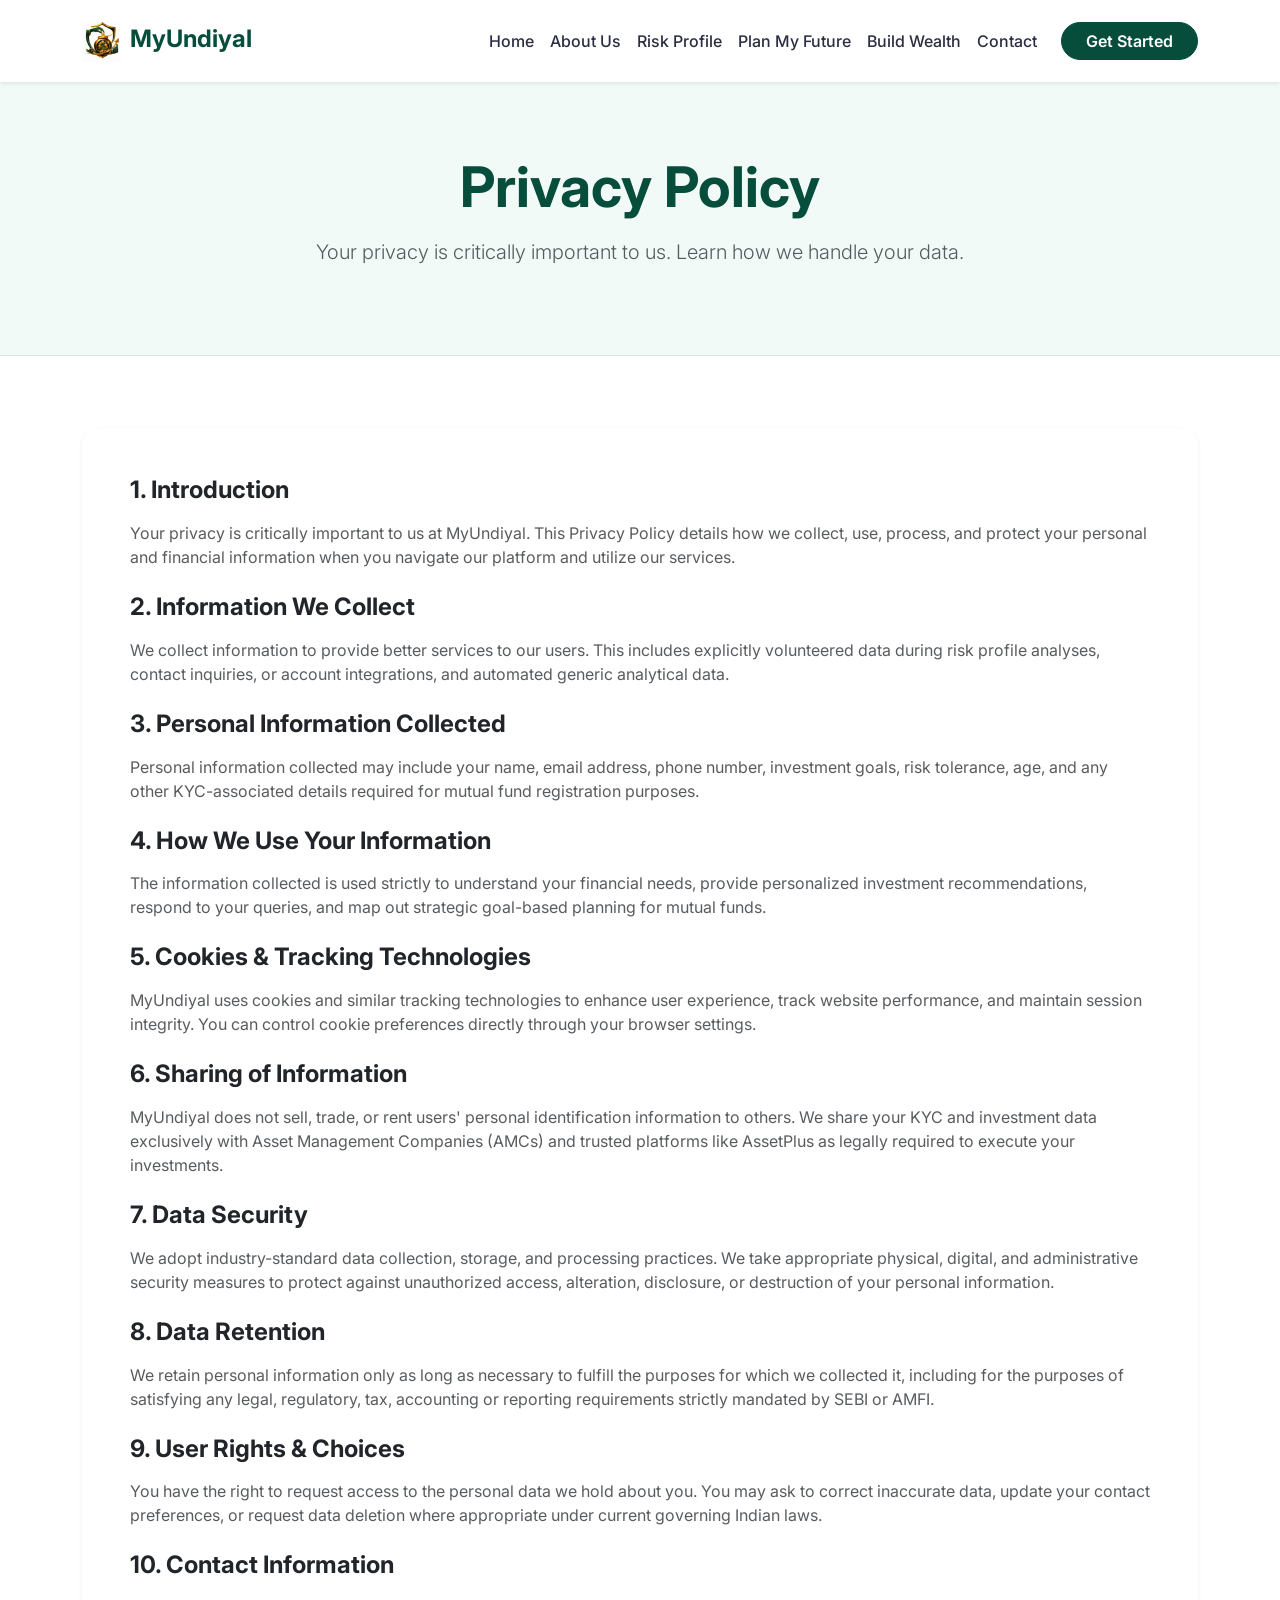
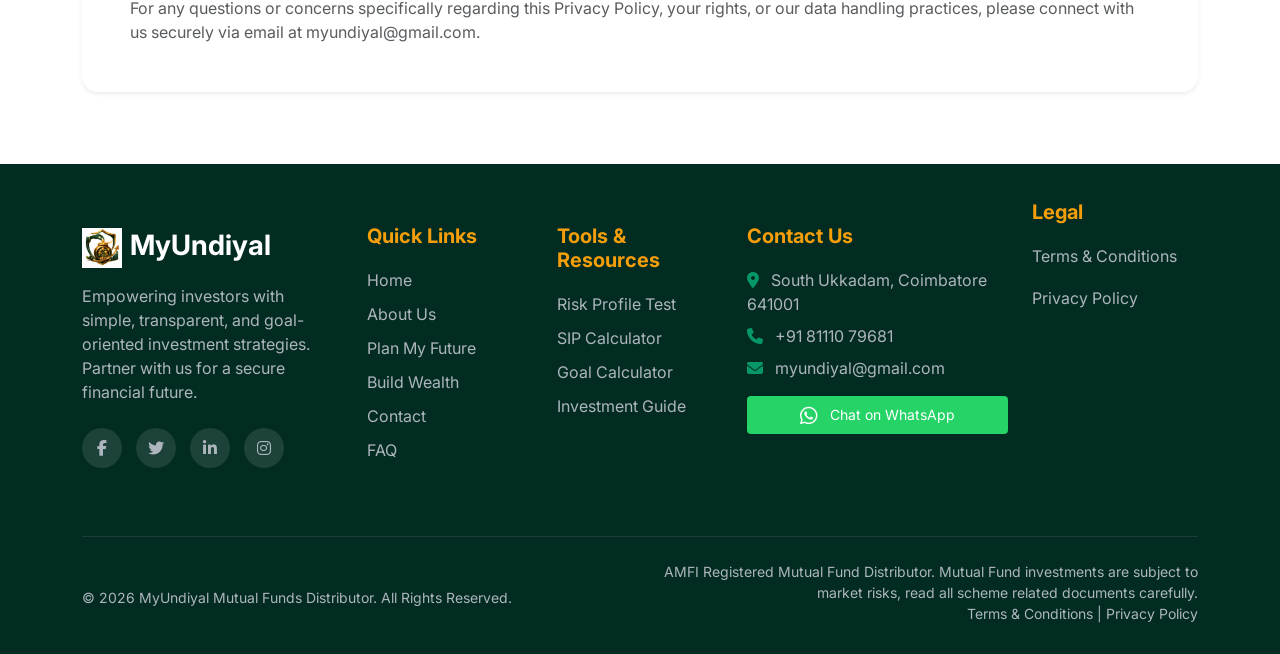
<file: MF/privacy-policy.html>
<!DOCTYPE html>
<html lang="en">

<head>
    <meta charset="UTF-8">
    <meta name="viewport" content="width=device-width, initial-scale=1.0">
    <title>Privacy Policy | MyUndiyal Mutual Funds Distributor</title>
    <!-- Google Fonts -->
    <link rel="preconnect" href="https://fonts.googleapis.com">
    <link rel="preconnect" href="https://fonts.gstatic.com" crossorigin>
    <link href="https://fonts.googleapis.com/css2?family=Inter:wght@300;400;500;600;700&display=swap" rel="stylesheet">
    <!-- Bootstrap CSS -->
    <link href="https://cdn.jsdelivr.net/npm/bootstrap@5.3.2/dist/css/bootstrap.min.css" rel="stylesheet">
    <!-- FontAwesome -->
    <link rel="stylesheet" href="https://cdnjs.cloudflare.com/ajax/libs/font-awesome/6.4.2/css/all.min.css">
    <!-- Custom CSS -->
    <link rel="stylesheet" href="assets/css/style.css">
</head>

<body>
    <!-- Navbar -->
    <nav class="navbar navbar-expand-lg navbar-light bg-white sticky-top shadow-sm py-3">
        <div class="container">
            <a class="navbar-brand fw-bold text-primary fs-4" href="index.html">
                <img src="assets/img/logo.png" alt="MyUndiyal Logo" class="me-2" style="max-height: 40px;">MyUndiyal
            </a>
            <button class="navbar-toggler" type="button" data-bs-toggle="collapse" data-bs-target="#mainNav"
                aria-controls="mainNav" aria-expanded="false" aria-label="Toggle navigation">
                <span class="navbar-toggler-icon"></span>
            </button>
            <div class="collapse navbar-collapse" id="mainNav">
                <ul class="navbar-nav ms-auto align-items-center">
                    <li class="nav-item"><a class="nav-link" href="index.html">Home</a></li>
                    <li class="nav-item"><a class="nav-link" href="about.html">About Us</a></li>
                    <li class="nav-item"><a class="nav-link" href="risk-profile.html">Risk Profile</a></li>
                    <li class="nav-item"><a class="nav-link" href="plan.html">Plan My Future</a></li>
                    <li class="nav-item"><a class="nav-link" href="wealth.html">Build Wealth</a></li>
                    <li class="nav-item"><a class="nav-link" href="contact.html">Contact</a></li>
                    <li class="nav-item ms-lg-3 mt-3 mt-lg-0">
                        <a class="btn btn-primary rounded-pill px-4" href="index.html#getStarted">Get Started</a>
                    </li>
                </ul>
            </div>
        </div>
    </nav>

    <!-- Page Header -->
    <section class="bg-light-green py-5 text-center border-bottom">
        <div class="container py-4">
            <h1 class="display-4 fw-bold text-primary mb-3">Privacy Policy</h1>
            <p class="lead text-muted max-w-700 mx-auto">Your privacy is critically important to us. Learn how we handle your data.</p>
        </div>
    </section>

    <!-- Content -->
    <section class="py-5 my-4">
        <div class="container max-w-800">
            <div class="card border-0 shadow-sm rounded-4 p-4 p-md-5">
                <h4 class="fw-bold mb-3">1. Introduction</h4>
                <p class="text-muted mb-4">Your privacy is critically important to us at MyUndiyal. This Privacy Policy details how we collect, use, process, and protect your personal and financial information when you navigate our platform and utilize our services.</p>

                <h4 class="fw-bold mb-3">2. Information We Collect</h4>
                <p class="text-muted mb-4">We collect information to provide better services to our users. This includes explicitly volunteered data during risk profile analyses, contact inquiries, or account integrations, and automated generic analytical data.</p>

                <h4 class="fw-bold mb-3">3. Personal Information Collected</h4>
                <p class="text-muted mb-4">Personal information collected may include your name, email address, phone number, investment goals, risk tolerance, age, and any other KYC-associated details required for mutual fund registration purposes.</p>

                <h4 class="fw-bold mb-3">4. How We Use Your Information</h4>
                <p class="text-muted mb-4">The information collected is used strictly to understand your financial needs, provide personalized investment recommendations, respond to your queries, and map out strategic goal-based planning for mutual funds.</p>

                <h4 class="fw-bold mb-3">5. Cookies & Tracking Technologies</h4>
                <p class="text-muted mb-4">MyUndiyal uses cookies and similar tracking technologies to enhance user experience, track website performance, and maintain session integrity. You can control cookie preferences directly through your browser settings.</p>

                <h4 class="fw-bold mb-3">6. Sharing of Information</h4>
                <p class="text-muted mb-4">MyUndiyal does not sell, trade, or rent users' personal identification information to others. We share your KYC and investment data exclusively with Asset Management Companies (AMCs) and trusted platforms like AssetPlus as legally required to execute your investments.</p>

                <h4 class="fw-bold mb-3">7. Data Security</h4>
                <p class="text-muted mb-4">We adopt industry-standard data collection, storage, and processing practices. We take appropriate physical, digital, and administrative security measures to protect against unauthorized access, alteration, disclosure, or destruction of your personal information.</p>

                <h4 class="fw-bold mb-3">8. Data Retention</h4>
                <p class="text-muted mb-4">We retain personal information only as long as necessary to fulfill the purposes for which we collected it, including for the purposes of satisfying any legal, regulatory, tax, accounting or reporting requirements strictly mandated by SEBI or AMFI.</p>

                <h4 class="fw-bold mb-3">9. User Rights & Choices</h4>
                <p class="text-muted mb-4">You have the right to request access to the personal data we hold about you. You may ask to correct inaccurate data, update your contact preferences, or request data deletion where appropriate under current governing Indian laws.</p>

                <h4 class="fw-bold mb-3">10. Contact Information</h4>
                <p class="text-muted mb-0">For any questions or concerns specifically regarding this Privacy Policy, your rights, or our data handling practices, please connect with us securely via email at myundiyal@gmail.com.</p>
            </div>
        </div>
    </section>

    <!-- Footer -->
    <footer>
        <div class="container">
            <div class="row g-4">
                <div class="col-lg-3 col-md-12 mb-4 mb-lg-0">
                    <a class="navbar-brand fw-bold text-white fs-3 d-block mb-3" href="index.html">
                        <img src="assets/img/logo.png" alt="MyUndiyal Logo" class="me-2"
                            style="max-height: 40px;">MyUndiyal
                    </a>
                    <p class="text-muted pe-lg-4">Empowering investors with simple, transparent, and goal-oriented
                        investment strategies. Partner with us for a secure financial future.</p>
                    <div class="social-links mt-4">
                        <a href="#"><i class="fa-brands fa-facebook-f"></i></a>
                        <a href="#"><i class="fa-brands fa-twitter"></i></a>
                        <a href="#"><i class="fa-brands fa-linkedin-in"></i></a>
                        <a href="#"><i class="fa-brands fa-instagram"></i></a>
                    </div>
                </div>
                <div class="col-lg-2 col-md-4 mb-4 mb-md-0">
                    <h5>Quick Links</h5>
                    <ul class="list-unstyled">
                        <li><a href="index.html">Home</a></li>
                        <li><a href="about.html">About Us</a></li>
                        <li><a href="plan.html">Plan My Future</a></li>
                        <li><a href="wealth.html">Build Wealth</a></li>
                        <li><a href="contact.html">Contact</a></li>
                        <li><a href="faq.html">FAQ</a></li>
                    </ul>
                </div>
                <div class="col-lg-2 col-md-4 mb-4 mb-md-0">
                    <h5>Tools & Resources</h5>
                    <ul class="list-unstyled">
                        <li><a href="risk-profile.html">Risk Profile Test</a></li>
                        <li><a href="plan.html#sipCalculator">SIP Calculator</a></li>
                        <li><a href="plan.html#goalCalculator">Goal Calculator</a></li>
                        <li><a href="wealth.html">Investment Guide</a></li>
                    </ul>
                </div>
                <div class="col-lg-3 col-md-4">
                    <h5>Contact Us</h5>
                    <ul class="list-unstyled text-muted">
                        <li class="mb-2"><i class="fa-solid fa-location-dot me-2 text-secondary"></i> South Ukkadam, Coimbatore 641001</li>
                        <li class="mb-2"><i class="fa-solid fa-phone me-2 text-secondary"></i> +91 81110 79681</li>
                        <li class="mb-3"><i class="fa-solid fa-envelope me-2 text-secondary"></i> myundiyal@gmail.com
                        </li>
                        <li>
                            <a href="https://wa.me/918111079681"
                                class="btn btn-outline-success btn-sm w-100 py-2 border-0"
                                style="background:#25D366; color:white;" target="_blank">
                                <i class="fa-brands fa-whatsapp fs-5 me-2 align-middle"></i> Chat on WhatsApp
                            </a>
                        </li>
                    </ul>
                </div>
                <!-- Legal -->
                <div class="col-lg-2 col-md-4 mt-4 mt-lg-0">
                    <h5>Legal</h5>
                    <ul class="list-unstyled">
                        <li class="mb-2"><a href="terms-conditions.html" class="text-decoration-none text-muted hover-primary">Terms & Conditions</a></li>
                        <li><a href="privacy-policy.html" class="text-decoration-none text-muted hover-primary">Privacy Policy</a></li>
                    </ul>
                </div>
            </div>
            <hr class="mt-5 mb-4 border-secondary">
            <div class="row align-items-center">
                <div class="col-md-6 text-center text-md-start mb-3 mb-md-0">
                    <p class="mb-0 text-muted small">&copy; 2026 MyUndiyal Mutual Funds Distributor. All Rights Reserved.</p>
                </div>
                <div class="col-md-6 text-center text-md-end">
                    <p class="mb-0 text-muted small">AMFI Registered Mutual Fund Distributor. Mutual Fund investments
                        are subject to market risks, read all scheme related documents carefully.<br><a href="terms-conditions.html"
                            class="text-muted text-decoration-none">Terms & Conditions</a> | <a href="privacy-policy.html"
                            class="text-muted text-decoration-none">Privacy Policy</a></p>
                </div>
            </div>
        </div>
    </footer>

    <!-- Bootstrap & JS -->
    <script src="https://cdn.jsdelivr.net/npm/bootstrap@5.3.2/dist/js/bootstrap.bundle.min.js"></script>
    <script src="assets/js/main.js"></script>
</body>

</html>
</file>
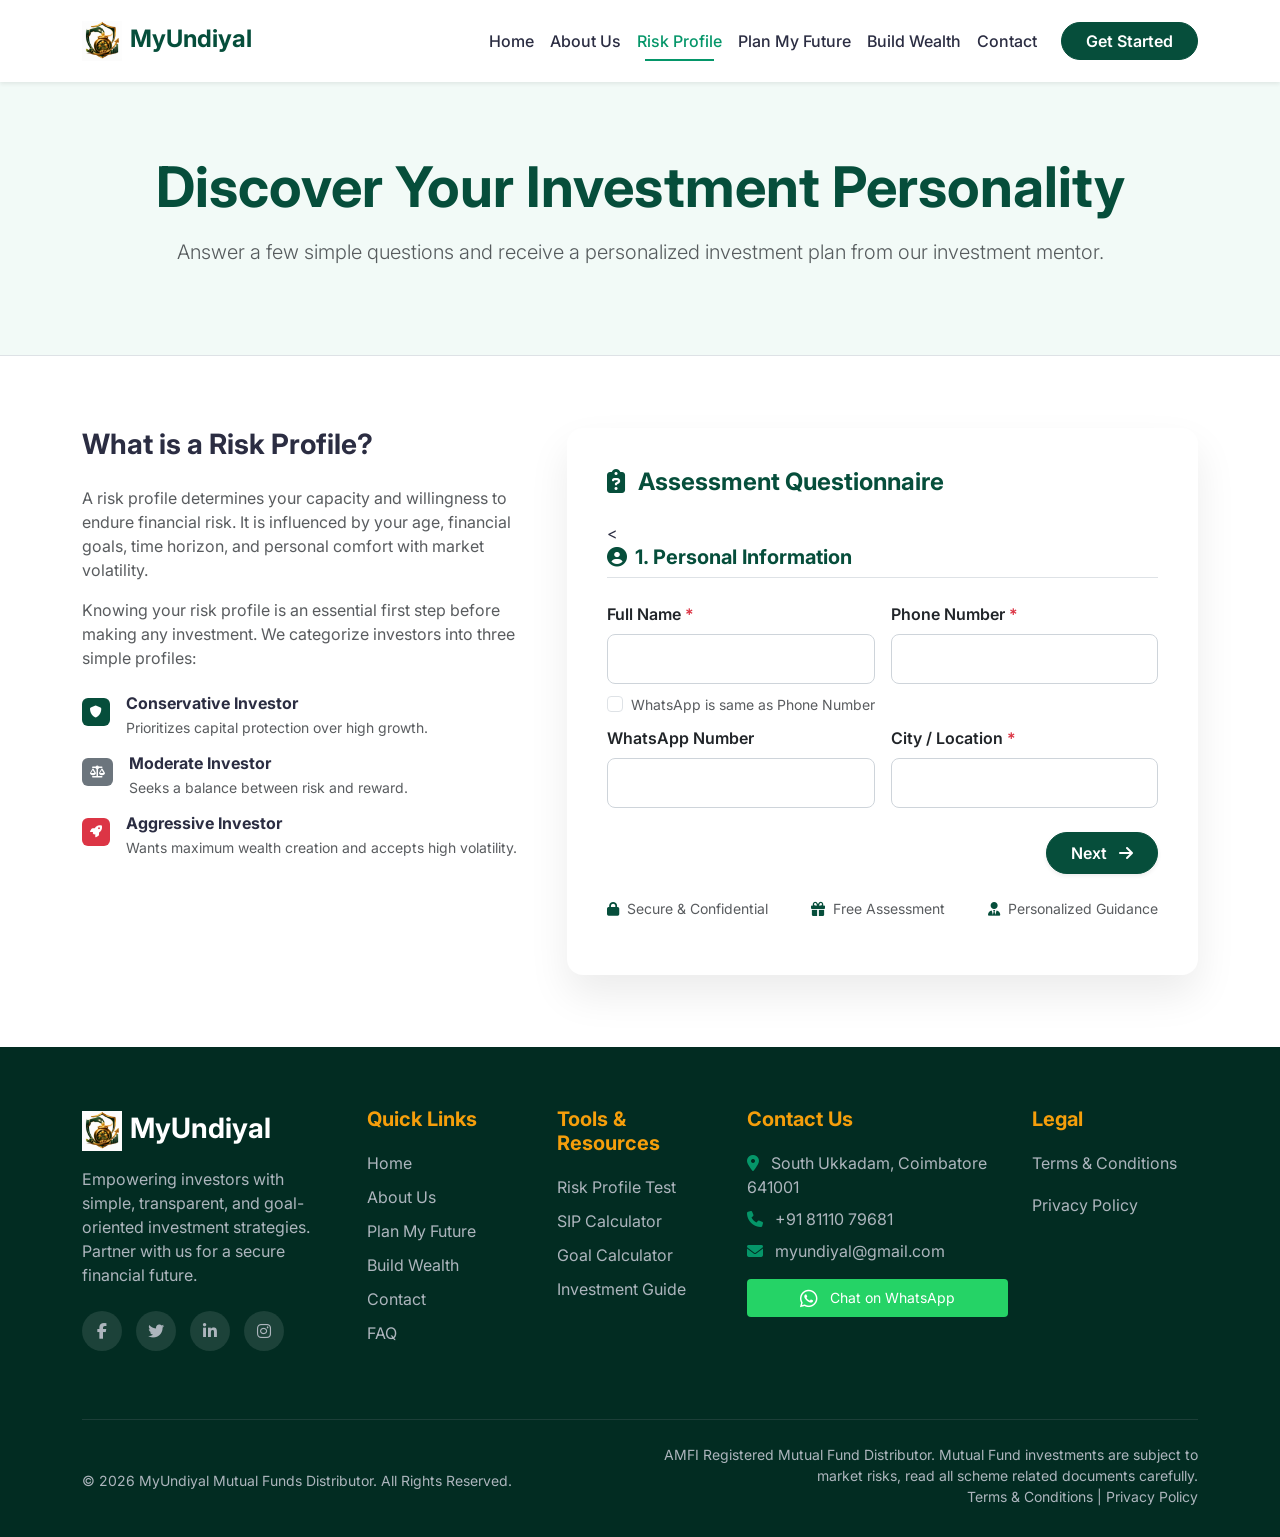
<file: MF/risk-profile.html>
<!DOCTYPE html>
<html lang="en">
<head>
    <meta charset="UTF-8">
    <meta name="viewport" content="width=device-width, initial-scale=1.0">
    <title>Risk Profile | MyUndiyal Mutual Funds Distributor</title>
    <!-- Google Fonts -->
    <link rel="preconnect" href="https://fonts.googleapis.com">
    <link rel="preconnect" href="https://fonts.gstatic.com" crossorigin>
    <link href="https://fonts.googleapis.com/css2?family=Inter:wght@300;400;500;600;700&display=swap" rel="stylesheet">
    <!-- Bootstrap CSS -->
    <link href="https://cdn.jsdelivr.net/npm/bootstrap@5.3.2/dist/css/bootstrap.min.css" rel="stylesheet">
    <!-- FontAwesome -->
    <link rel="stylesheet" href="https://cdnjs.cloudflare.com/ajax/libs/font-awesome/6.4.2/css/all.min.css">
    <!-- Custom CSS -->
    <link rel="stylesheet" href="assets/css/style.css">
</head>
<body>
    <!-- Navbar -->
    <nav class="navbar navbar-expand-lg navbar-light bg-white sticky-top shadow-sm py-3">
        <div class="container">
            <a class="navbar-brand fw-bold text-primary fs-4" href="index.html">
                <img src="assets/img/logo.png" alt="MyUndiyal Logo" class="me-2" style="max-height: 40px;">MyUndiyal
            </a>
            <button class="navbar-toggler" type="button" data-bs-toggle="collapse" data-bs-target="#mainNav" aria-controls="mainNav" aria-expanded="false" aria-label="Toggle navigation">
                <span class="navbar-toggler-icon"></span>
            </button>
            <div class="collapse navbar-collapse" id="mainNav">
                <ul class="navbar-nav ms-auto align-items-center">
                    <li class="nav-item"><a class="nav-link" href="index.html">Home</a></li>
                                        <li class="nav-item"><a class="nav-link" href="about.html">About Us</a></li>
                    <li class="nav-item"><a class="nav-link active" href="risk-profile.html">Risk Profile</a></li>
                    <li class="nav-item"><a class="nav-link" href="plan.html">Plan My Future</a></li>
                    <li class="nav-item"><a class="nav-link" href="wealth.html">Build Wealth</a></li>
                    <li class="nav-item"><a class="nav-link" href="contact.html">Contact</a></li>
                    <li class="nav-item ms-lg-3 mt-3 mt-lg-0">
                        <a class="btn btn-primary rounded-pill px-4" href="index.html#getStarted">Get Started</a>
                    </li>
                </ul>
            </div>
        </div>
    </nav>

    <!-- Page Header -->
    <section class="bg-light-green py-5 text-center border-bottom">
        <div class="container py-4">
            <h1 class="display-4 fw-bold text-primary mb-3">Discover Your Investment Personality</h1>
            <p class="lead text-muted max-w-700 mx-auto">Answer a few simple questions and receive a personalized investment plan from our investment mentor.</p>
        </div>
    </section>

    <!-- Content -->
    <section class="py-5 my-4">
        <div class="container">
            <div class="row g-5">
                <div class="col-lg-5">
                    <div class="sticky-top" style="top: 100px; z-index: 1;">
                        <h3 class="fw-bold mb-4">What is a Risk Profile?</h3>
                        <p class="text-muted">A risk profile determines your capacity and willingness to endure financial risk. It is influenced by your age, financial goals, time horizon, and personal comfort with market volatility.</p>
                        <p class="text-muted mb-4">Knowing your risk profile is an essential first step before making any investment. We categorize investors into three simple profiles:</p>
                        
                        <div class="d-flex align-items-start mb-3">
                            <span class="badge bg-primary me-3 mt-1 px-2 py-2"><i class="fa-solid fa-shield"></i></span>
                            <div>
                                <h6 class="fw-bold mb-1">Conservative Investor</h6>
                                <p class="text-muted small mb-0">Prioritizes capital protection over high growth.</p>
                            </div>
                        </div>
                        <div class="d-flex align-items-start mb-3">
                            <span class="badge bg-secondary me-3 mt-1 px-2 py-2"><i class="fa-solid fa-scale-balanced"></i></span>
                            <div>
                                <h6 class="fw-bold mb-1">Moderate Investor</h6>
                                <p class="text-muted small mb-0">Seeks a balance between risk and reward.</p>
                            </div>
                        </div>
                        <div class="d-flex align-items-start mb-3">
                            <span class="badge bg-danger me-3 mt-1 px-2 py-2"><i class="fa-solid fa-rocket"></i></span>
                            <div>
                                <h6 class="fw-bold mb-1">Aggressive Investor</h6>
                                <p class="text-muted small mb-0">Wants maximum wealth creation and accepts high volatility.</p>
                            </div>
                        </div>
                    </div>
                </div>
                <div class="col-lg-7">
                    <div class="contact-form-wrapper" id="quizContainer">
                        <h4 class="mb-4 text-primary"><i class="fa-solid fa-clipboard-question me-2"></i> Assessment Questionnaire</h4>
                        <<form id="riskForm">
                            <!-- Group 1: Personal Information -->
                            <div class="mb-4 risk-step active" id="step-0">
                                <h5 class="fw-bold text-primary border-bottom pb-2"><i class="fa-solid fa-user-circle me-2"></i>1. Personal Information</h5>
                                <div class="row g-3 mt-2">
                                    <div class="col-md-6">
                                        <label class="form-label text-dark fw-semibold">Full Name <span class="text-danger">*</span></label>
                                        <input type="text" class="form-control" id="rpName" required>
                                    </div>
                                    <div class="col-md-6">
                                        <label class="form-label text-dark fw-semibold">Phone Number <span class="text-danger">*</span></label>
                                        <input type="tel" class="form-control" id="rpPhone" required>
                                    </div>
                                    <div class="col-12 mt-2">
                                        <div class="form-check">
                                            <input class="form-check-input" type="checkbox" id="rpSamePhone" onchange="if(this.checked){document.getElementById('rpWhatsapp').value=document.getElementById('rpPhone').value; document.getElementById('rpWhatsapp').disabled=true;}else{document.getElementById('rpWhatsapp').disabled=false;}">
                                            <label class="form-check-label text-muted small" for="rpSamePhone">WhatsApp is same as Phone Number</label>
                                        </div>
                                    </div>
                                    <div class="col-md-6 mt-2">
                                        <label class="form-label text-dark fw-semibold">WhatsApp Number</label>
                                        <input type="tel" class="form-control" id="rpWhatsapp">
                                    </div>
                                    <div class="col-md-6 mt-2">
                                        <label class="form-label text-dark fw-semibold">City / Location <span class="text-danger">*</span></label>
                                        <input type="text" class="form-control" id="rpCity" required>
                                    </div>
                                    <div class="col-12 mt-4 text-end">
                                        <button type="button" class="btn btn-primary px-4 py-2 rounded-pill shadow-sm" onclick="nextStep(1)">Next <i class="fa-solid fa-arrow-right ms-2"></i></button>
                                    </div>
                                </div>
                            </div>
                            
                            <!-- Group 2: Questions 1 to 4 -->
                            <div class="mb-4 risk-step" id="step-1">
                                <h5 class="fw-bold text-primary border-bottom pb-2 mb-4"><i class="fa-solid fa-clipboard-list me-2"></i>2. Financial Profile (Part 1)</h5>
                                <div class="row g-4">
                                    <!-- Question 1 -->
                                    <div class="col-md-6">
                                        <div class="bg-light p-4 rounded-3 shadow-sm border-start border-primary border-4 h-100">
                                            <label class="fw-bold mb-3 d-block text-dark">1. How old are you?</label>
                                            <div class="form-check mb-2">
                                                <input class="form-check-input" type="radio" name="q1" value="4" required id="q1a">
                                                <label class="form-check-label text-muted" for="q1a">Under 25 years</label>
                                            </div>
                                            <div class="form-check mb-2">
                                                <input class="form-check-input" type="radio" name="q1" value="3" id="q1b">
                                                <label class="form-check-label text-muted" for="q1b">25 – 35 years</label>
                                            </div>
                                            <div class="form-check mb-2">
                                                <input class="form-check-input" type="radio" name="q1" value="2" id="q1c">
                                                <label class="form-check-label text-muted" for="q1c">35 – 50 years</label>
                                            </div>
                                            <div class="form-check">
                                                <input class="form-check-input" type="radio" name="q1" value="1" id="q1d">
                                                <label class="form-check-label text-muted" for="q1d">Above 50 years</label>
                                            </div>
                                        </div>
                                    </div>
                                    
                                    <!-- Question 2 -->
                                    <div class="col-md-6">
                                        <div class="bg-light p-4 rounded-3 shadow-sm border-start border-primary border-4 h-100">
                                            <label class="fw-bold mb-3 d-block text-dark">2. What is your monthly income?</label>
                                            <div class="form-check mb-2">
                                                <input class="form-check-input" type="radio" name="q2" value="1" required id="q2a">
                                                <label class="form-check-label text-muted" for="q2a">Below ₹25,000</label>
                                            </div>
                                            <div class="form-check mb-2">
                                                <input class="form-check-input" type="radio" name="q2" value="2" id="q2b">
                                                <label class="form-check-label text-muted" for="q2b">₹25,000 – ₹75,000</label>
                                            </div>
                                            <div class="form-check mb-2">
                                                <input class="form-check-input" type="radio" name="q2" value="3" id="q2c">
                                                <label class="form-check-label text-muted" for="q2c">₹75,000 – ₹2 Lakh</label>
                                            </div>
                                            <div class="form-check">
                                                <input class="form-check-input" type="radio" name="q2" value="4" id="q2d">
                                                <label class="form-check-label text-muted" for="q2d">Above ₹2 Lakh</label>
                                            </div>
                                        </div>
                                    </div>

                                    <!-- Question 3 -->
                                    <div class="col-md-6">
                                        <div class="bg-light p-4 rounded-3 shadow-sm border-start border-primary border-4 h-100">
                                            <label class="fw-bold mb-3 d-block text-dark">3. How much do you save every month?</label>
                                            <div class="form-check mb-2">
                                                <input class="form-check-input" type="radio" name="q3" value="1" required id="q3a">
                                                <label class="form-check-label text-muted" for="q3a">I spend everything 😅</label>
                                            </div>
                                            <div class="form-check mb-2">
                                                <input class="form-check-input" type="radio" name="q3" value="2" id="q3b">
                                                <label class="form-check-label text-muted" for="q3b">Save less than 10%</label>
                                            </div>
                                            <div class="form-check mb-2">
                                                <input class="form-check-input" type="radio" name="q3" value="3" id="q3c">
                                                <label class="form-check-label text-muted" for="q3c">Save 10–20%</label>
                                            </div>
                                            <div class="form-check">
                                                <input class="form-check-input" type="radio" name="q3" value="4" id="q3d">
                                                <label class="form-check-label text-muted" for="q3d">Save more than 20%</label>
                                            </div>
                                        </div>
                                    </div>

                                    <!-- Question 4 -->
                                    <div class="col-md-6">
                                        <div class="bg-light p-4 rounded-3 shadow-sm border-start border-primary border-4 h-100">
                                            <label class="fw-bold mb-3 d-block text-dark">4. If your investment drops by 20%, what do you do?</label>
                                            <div class="form-check mb-2">
                                                <input class="form-check-input" type="radio" name="q4" value="1" required id="q4a">
                                                <label class="form-check-label text-muted" for="q4a">Panic and sell immediately 😱</label>
                                            </div>
                                            <div class="form-check mb-2">
                                                <input class="form-check-input" type="radio" name="q4" value="2" id="q4b">
                                                <label class="form-check-label text-muted" for="q4b">Feel worried but wait</label>
                                            </div>
                                            <div class="form-check mb-2">
                                                <input class="form-check-input" type="radio" name="q4" value="3" id="q4c">
                                                <label class="form-check-label text-muted" for="q4c">Stay calm and hold</label>
                                            </div>
                                            <div class="form-check">
                                                <input class="form-check-input" type="radio" name="q4" value="4" id="q4d">
                                                <label class="form-check-label text-muted" for="q4d">Invest more! Great opportunity 🤑</label>
                                            </div>
                                        </div>
                                    </div>
                                </div>
                                <div class="text-end mt-4 border-top pt-3">
                                    <button type="button" class="btn btn-outline-secondary px-4 py-2 rounded-pill shadow-sm me-2" onclick="nextStep(0)"><i class="fa-solid fa-arrow-left me-2"></i>Back</button>
                                    <button type="button" class="btn btn-primary px-4 py-2 rounded-pill shadow-sm" onclick="nextStep(2)">Next <i class="fa-solid fa-arrow-right ms-2"></i></button>
                                </div>
                            </div>
                            
                            <!-- Group 3: Questions 5 to 7 -->
                            <div class="mb-4 risk-step" id="step-2">
                                <h5 class="fw-bold text-primary border-bottom pb-2 mb-4"><i class="fa-solid fa-chart-line me-2"></i>3. Financial Profile (Part 2)</h5>
                                <div class="row g-4">
                                    <!-- Question 5 -->
                                    <div class="col-md-6">
                                        <div class="bg-light p-4 rounded-3 shadow-sm border-start border-primary border-4 h-100">
                                            <label class="fw-bold mb-3 d-block text-dark">5. How long can you keep your money invested?</label>
                                            <div class="form-check mb-2">
                                                <input class="form-check-input" type="radio" name="q5" value="1" required id="q5a">
                                                <label class="form-check-label text-muted" for="q5a">Less than 1 year</label>
                                            </div>
                                            <div class="form-check mb-2">
                                                <input class="form-check-input" type="radio" name="q5" value="2" id="q5b">
                                                <label class="form-check-label text-muted" for="q5b">1 – 3 years</label>
                                            </div>
                                            <div class="form-check mb-2">
                                                <input class="form-check-input" type="radio" name="q5" value="3" id="q5c">
                                                <label class="form-check-label text-muted" for="q5c">3 – 7 years</label>
                                            </div>
                                            <div class="form-check">
                                                <input class="form-check-input" type="radio" name="q5" value="4" id="q5d">
                                                <label class="form-check-label text-muted" for="q5d">7+ years (Long Term)</label>
                                            </div>
                                        </div>
                                    </div>

                                    <!-- Question 6 -->
                                    <div class="col-md-6">
                                        <div class="bg-light p-4 rounded-3 shadow-sm border-start border-primary border-4 h-100">
                                            <label class="fw-bold mb-3 d-block text-dark">6. What is your main investment goal?</label>
                                            <div class="form-check mb-2">
                                                <input class="form-check-input" type="radio" name="q6" value="1" required id="q6a">
                                                <label class="form-check-label text-muted" for="q6a">Keep money safe (No Loss)</label>
                                            </div>
                                            <div class="form-check mb-2">
                                                <input class="form-check-input" type="radio" name="q6" value="2" id="q6b">
                                                <label class="form-check-label text-muted" for="q6b">Regular steady income</label>
                                            </div>
                                            <div class="form-check mb-2">
                                                <input class="form-check-input" type="radio" name="q6" value="3" id="q6c">
                                                <label class="form-check-label text-muted" for="q6c">Grow money over time</label>
                                            </div>
                                            <div class="form-check">
                                                <input class="form-check-input" type="radio" name="q6" value="4" id="q6d">
                                                <label class="form-check-label text-muted" for="q6d">Maximum growth possible</label>
                                            </div>
                                        </div>
                                    </div>

                                    <!-- Question 7 -->
                                    <div class="col-md-12">
                                        <div class="bg-light p-4 rounded-3 shadow-sm border-start border-primary border-4">
                                            <label class="fw-bold mb-3 d-block text-dark">7. Have you invested before?</label>
                                            <div class="row">
                                                <div class="col-sm-6">
                                                    <div class="form-check mb-2">
                                                        <input class="form-check-input" type="radio" name="q7" value="1" required id="q7a">
                                                        <label class="form-check-label text-muted" for="q7a">Never – Complete Beginner</label>
                                                    </div>
                                                    <div class="form-check mb-2">
                                                        <input class="form-check-input" type="radio" name="q7" value="2" id="q7b">
                                                        <label class="form-check-label text-muted" for="q7b">Yes, in FD or Savings</label>
                                                    </div>
                                                </div>
                                                <div class="col-sm-6">
                                                    <div class="form-check mb-2">
                                                        <input class="form-check-input" type="radio" name="q7" value="3" id="q7c">
                                                        <label class="form-check-label text-muted" for="q7c">Yes, in Mutual Funds</label>
                                                    </div>
                                                    <div class="form-check">
                                                        <input class="form-check-input" type="radio" name="q7" value="4" id="q7d">
                                                        <label class="form-check-label text-muted" for="q7d">Yes, in Stocks and More</label>
                                                    </div>
                                                </div>
                                            </div>
                                        </div>
                                    </div>
                                </div>
                                <div class="text-end mt-4 border-top pt-3 d-flex justify-content-between align-items-center">
                                    <button type="button" class="btn btn-outline-secondary px-4 py-2 rounded-pill shadow-sm" onclick="nextStep(1)"><i class="fa-solid fa-arrow-left me-2"></i>Back</button>
                                    <button type="submit" class="btn btn-primary px-5 py-3 rounded-pill fw-bold text-uppercase tracking-wide shadow">Calculate My Risk Profile <i class="fa-solid fa-arrow-right ms-2"></i></button>
                                </div>
                            </div>
                            
                            <!-- Trust badges -->
                            <div class="d-flex justify-content-between text-muted small mt-4 mb-3 align-items-center flex-wrap gap-2 text-center text-md-start">
                                <span><i class="fa-solid fa-lock text-primary me-1"></i> Secure & Confidential</span>
                                <span><i class="fa-solid fa-gift text-primary me-1"></i> Free Assessment</span>
                                <span><i class="fa-solid fa-user-tie text-primary me-1"></i> Personalized Guidance</span>
                            </div>

                        </form>
                    </div>

                    <!-- Results Section (Hidden by Default) -->
                    <div id="resultContainer" class="d-none">
                        <div class="card border-0 shadow-lg rounded-4 overflow-hidden text-center mb-4">
                            <div class="card-header bg-primary text-white py-4">
                                <h3 class="mb-0 fw-bold">Your Investment Personality</h3>
                            </div>
                            <div class="card-body p-4 p-md-5">
                                <span class="badge bg-light text-dark border mb-3 px-3 py-2 fs-6 rounded-pill shadow-sm">Based on your responses</span>
                                <h2 class="text-dark mb-3">You are a <br><span id="profileName" class="text-primary fw-bold display-6"></span></h2>
                                <hr class="w-25 mx-auto border-secondary mb-4 opacity-25">
                                <p id="profileDesc" class="text-muted mb-4 fs-5"></p>
                                
                                <div class="bg-light p-4 rounded-3 text-start mb-4 border-start border-4 border-primary">
                                    <h5 class="fw-bold text-primary mb-3"><i class="fa-solid fa-lightbulb text-warning me-2"></i> Recommended Approach:</h5>
                                    <ul id="fundSuggestions" class="text-muted list-unstyled mb-0 align-left ps-2">
                                        <!-- Populated via JS -->
                                    </ul>
                                </div>
                            </div>
                        </div>

                        <!-- WhatsApp Lead Generation Section -->
                        <div class="card border-0 shadow-lg rounded-4 overflow-hidden mb-4 bg-light-green border border-primary border-opacity-25">
                            <div class="card-body p-4 p-md-5 text-center">
                                <div class="mb-4">
                                    <i class="fa-brands fa-whatsapp text-success display-4 mb-3"></i>
                                    <h3 class="fw-bold text-dark">Get Your Personalized Investment Plan</h3>
                                    <p class="text-muted max-w-600 mx-auto">Our investment mentor will review your risk profile and provide a customized investment strategy tailored to your goals and financial situation.</p>
                                </div>
                                
                                <button id="waBtn" class="btn btn-success btn-lg px-4 py-3 rounded-pill shadow-sm w-100 fw-bold fs-5 text-white" style="background-color: #25D366; border-color: #25D366;">
                                    <i class="fa-brands fa-whatsapp me-2 fs-4 align-middle"></i> Get My Personalized Investment Plan
                                </button>
                                
                                <p class="small text-muted mt-3 mb-0"><i class="fa-solid fa-bolt text-warning me-1"></i> Quick & Free consultation via WhatsApp</p>
                            </div>
                        </div>

                        <div class="text-center mt-4">
                            <button id="retakeBtn" class="btn btn-outline-secondary py-2 px-4 rounded-pill shadow-sm">Retake Assessment</button>
                        </div>
                    </div>
                </div>
            </div>
        </div>
    </section>

        <!-- Footer -->
    <footer>
        <div class="container">
            <div class="row g-4">
                <div class="col-lg-3 col-md-6 mb-4 mb-lg-0">
                    <a class="navbar-brand fw-bold text-white fs-3 d-block mb-3" href="index.html">
                        <img src="assets/img/logo.png" alt="MyUndiyal Logo" class="me-2" style="max-height: 40px;">MyUndiyal
                    </a>
                    <p class="text-muted pe-lg-4">Empowering investors with simple, transparent, and goal-oriented investment strategies. Partner with us for a secure financial future.</p>
                    <div class="social-links mt-4">
                        <a href="#"><i class="fa-brands fa-facebook-f"></i></a>
                        <a href="#"><i class="fa-brands fa-twitter"></i></a>
                        <a href="#"><i class="fa-brands fa-linkedin-in"></i></a>
                        <a href="#"><i class="fa-brands fa-instagram"></i></a>
                    </div>
                </div>
                <div class="col-lg-2 col-md-3 col-6 mb-4 mb-md-0">
                    <h5>Quick Links</h5>
                    <ul class="list-unstyled">
                        <li><a href="index.html">Home</a></li>
                                                <li><a href="about.html">About Us</a></li>
                        <li><a href="plan.html">Plan My Future</a></li>
                        <li><a href="wealth.html">Build Wealth</a></li>
                        <li><a href="contact.html">Contact</a></li>
                        <li><a href="faq.html">FAQ</a></li>
                    </ul>
                </div>
                <div class="col-lg-2 col-md-3 col-6 mb-4 mb-md-0">
                    <h5>Tools & Resources</h5>
                    <ul class="list-unstyled">
                        <li><a href="risk-profile.html">Risk Profile Test</a></li>
                        <li><a href="plan.html#sipCalculator">SIP Calculator</a></li>
                        <li><a href="plan.html#goalCalculator">Goal Calculator</a></li>
                        <li><a href="wealth.html">Investment Guide</a></li>
                    </ul>
                </div>
                <div class="col-lg-3 col-md-6 col-12 mb-4 mb-md-0">
                    <h5>Contact Us</h5>
                    <ul class="list-unstyled text-muted">
                        <li class="mb-2"><i class="fa-solid fa-location-dot me-2 text-secondary"></i> South Ukkadam, Coimbatore 641001</li>
                        <li class="mb-2"><i class="fa-solid fa-phone me-2 text-secondary"></i> +91 81110 79681</li>
                        <li class="mb-3"><i class="fa-solid fa-envelope me-2 text-secondary"></i> myundiyal@gmail.com</li>
                        <li>
                            <a href="https://wa.me/918111079681" class="btn btn-outline-success btn-sm w-100 py-2 border-0" style="background:#25D366; color:white;" target="_blank">
                                <i class="fa-brands fa-whatsapp fs-5 me-2 align-middle"></i> Chat on WhatsApp
                            </a>
                        </li>
                    </ul>
                </div>
                <!-- Legal -->
                <div class="col-lg-2 col-md-6 col-12">
                    <h5>Legal</h5>
                    <ul class="list-unstyled">
                        <li class="mb-2"><a href="terms-conditions.html" class="text-decoration-none text-muted hover-primary">Terms & Conditions</a></li>
                        <li><a href="privacy-policy.html" class="text-decoration-none text-muted hover-primary">Privacy Policy</a></li>
                    </ul>
                </div>
            </div>
            <hr class="mt-5 mb-4 border-secondary">
            <div class="row align-items-center">
                <div class="col-md-6 text-center text-md-start mb-3 mb-md-0">
                    <p class="mb-0 text-muted small">&copy; 2026 MyUndiyal Mutual Funds Distributor. All Rights Reserved.</p>
                </div>
                <div class="col-md-6 text-center text-md-end">
                    <p class="mb-0 text-muted small">AMFI Registered Mutual Fund Distributor. Mutual Fund investments are subject to market risks, read all scheme related documents carefully.<br><a href="#" class="text-muted text-decoration-none">Terms & Conditions</a> | <a href="#" class="text-muted text-decoration-none">Privacy Policy</a></p>
                </div>
            </div>
        </div>
    </footer>

    
    <!-- Bootstrap & JS -->
    <script src="https://cdn.jsdelivr.net/npm/bootstrap@5.3.2/dist/js/bootstrap.bundle.min.js"></script>
    <script src="assets/js/main.js"></script>
</body>
</html>
</file>
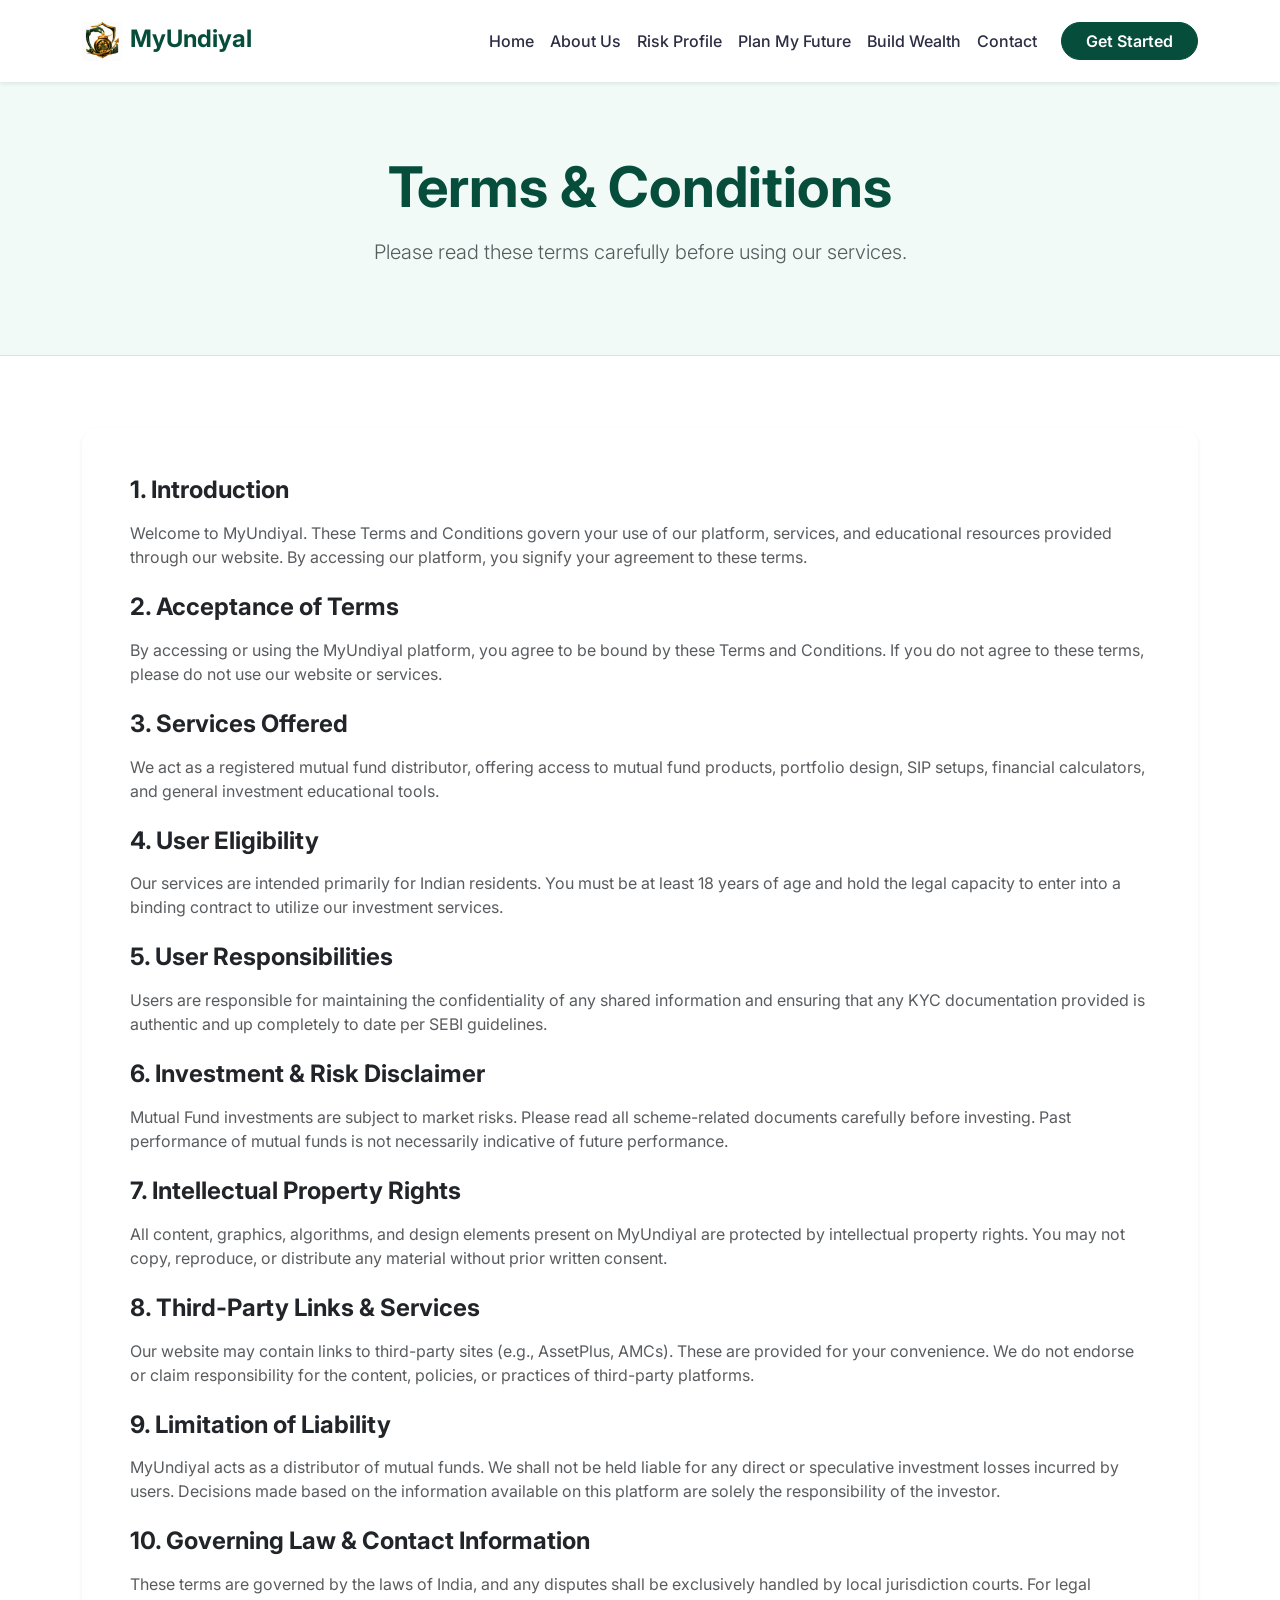
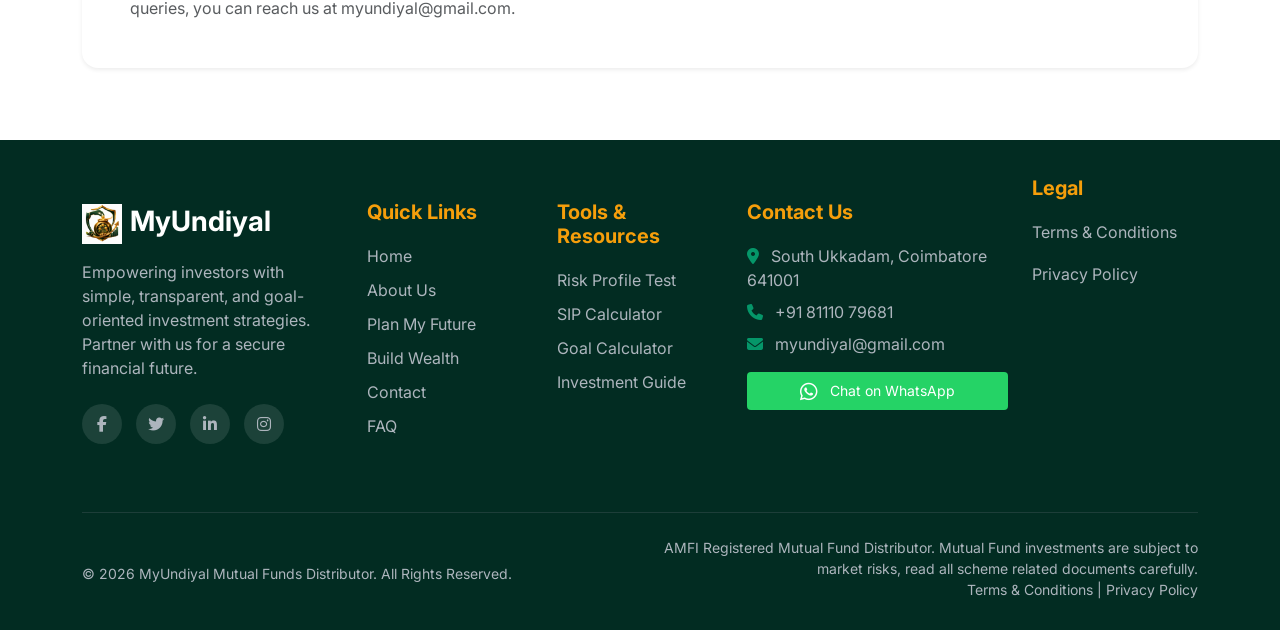
<file: MF/terms-conditions.html>
<!DOCTYPE html>
<html lang="en">

<head>
    <meta charset="UTF-8">
    <meta name="viewport" content="width=device-width, initial-scale=1.0">
    <title>Terms & Conditions | MyUndiyal Mutual Funds Distributor</title>
    <!-- Google Fonts -->
    <link rel="preconnect" href="https://fonts.googleapis.com">
    <link rel="preconnect" href="https://fonts.gstatic.com" crossorigin>
    <link href="https://fonts.googleapis.com/css2?family=Inter:wght@300;400;500;600;700&display=swap" rel="stylesheet">
    <!-- Bootstrap CSS -->
    <link href="https://cdn.jsdelivr.net/npm/bootstrap@5.3.2/dist/css/bootstrap.min.css" rel="stylesheet">
    <!-- FontAwesome -->
    <link rel="stylesheet" href="https://cdnjs.cloudflare.com/ajax/libs/font-awesome/6.4.2/css/all.min.css">
    <!-- Custom CSS -->
    <link rel="stylesheet" href="assets/css/style.css">
</head>

<body>
    <!-- Navbar -->
    <nav class="navbar navbar-expand-lg navbar-light bg-white sticky-top shadow-sm py-3">
        <div class="container">
            <a class="navbar-brand fw-bold text-primary fs-4" href="index.html">
                <img src="assets/img/logo.png" alt="MyUndiyal Logo" class="me-2" style="max-height: 40px;">MyUndiyal
            </a>
            <button class="navbar-toggler" type="button" data-bs-toggle="collapse" data-bs-target="#mainNav"
                aria-controls="mainNav" aria-expanded="false" aria-label="Toggle navigation">
                <span class="navbar-toggler-icon"></span>
            </button>
            <div class="collapse navbar-collapse" id="mainNav">
                <ul class="navbar-nav ms-auto align-items-center">
                    <li class="nav-item"><a class="nav-link" href="index.html">Home</a></li>
                    <li class="nav-item"><a class="nav-link" href="about.html">About Us</a></li>
                    <li class="nav-item"><a class="nav-link" href="risk-profile.html">Risk Profile</a></li>
                    <li class="nav-item"><a class="nav-link" href="plan.html">Plan My Future</a></li>
                    <li class="nav-item"><a class="nav-link" href="wealth.html">Build Wealth</a></li>
                    <li class="nav-item"><a class="nav-link" href="contact.html">Contact</a></li>
                    <li class="nav-item ms-lg-3 mt-3 mt-lg-0">
                        <a class="btn btn-primary rounded-pill px-4" href="index.html#getStarted">Get Started</a>
                    </li>
                </ul>
            </div>
        </div>
    </nav>

    <!-- Page Header -->
    <section class="bg-light-green py-5 text-center border-bottom">
        <div class="container py-4">
            <h1 class="display-4 fw-bold text-primary mb-3">Terms & Conditions</h1>
            <p class="lead text-muted max-w-700 mx-auto">Please read these terms carefully before using our services.</p>
        </div>
    </section>

    <!-- Content -->
    <section class="py-5 my-4">
        <div class="container max-w-800">
            <div class="card border-0 shadow-sm rounded-4 p-4 p-md-5">
                <h4 class="fw-bold mb-3">1. Introduction</h4>
                <p class="text-muted mb-4">Welcome to MyUndiyal. These Terms and Conditions govern your use of our platform, services, and educational resources provided through our website. By accessing our platform, you signify your agreement to these terms.</p>

                <h4 class="fw-bold mb-3">2. Acceptance of Terms</h4>
                <p class="text-muted mb-4">By accessing or using the MyUndiyal platform, you agree to be bound by these Terms and Conditions. If you do not agree to these terms, please do not use our website or services.</p>

                <h4 class="fw-bold mb-3">3. Services Offered</h4>
                <p class="text-muted mb-4">We act as a registered mutual fund distributor, offering access to mutual fund products, portfolio design, SIP setups, financial calculators, and general investment educational tools.</p>

                <h4 class="fw-bold mb-3">4. User Eligibility</h4>
                <p class="text-muted mb-4">Our services are intended primarily for Indian residents. You must be at least 18 years of age and hold the legal capacity to enter into a binding contract to utilize our investment services.</p>

                <h4 class="fw-bold mb-3">5. User Responsibilities</h4>
                <p class="text-muted mb-4">Users are responsible for maintaining the confidentiality of any shared information and ensuring that any KYC documentation provided is authentic and up completely to date per SEBI guidelines.</p>

                <h4 class="fw-bold mb-3">6. Investment & Risk Disclaimer</h4>
                <p class="text-muted mb-4">Mutual Fund investments are subject to market risks. Please read all scheme-related documents carefully before investing. Past performance of mutual funds is not necessarily indicative of future performance.</p>

                <h4 class="fw-bold mb-3">7. Intellectual Property Rights</h4>
                <p class="text-muted mb-4">All content, graphics, algorithms, and design elements present on MyUndiyal are protected by intellectual property rights. You may not copy, reproduce, or distribute any material without prior written consent.</p>

                <h4 class="fw-bold mb-3">8. Third-Party Links & Services</h4>
                <p class="text-muted mb-4">Our website may contain links to third-party sites (e.g., AssetPlus, AMCs). These are provided for your convenience. We do not endorse or claim responsibility for the content, policies, or practices of third-party platforms.</p>

                <h4 class="fw-bold mb-3">9. Limitation of Liability</h4>
                <p class="text-muted mb-4">MyUndiyal acts as a distributor of mutual funds. We shall not be held liable for any direct or speculative investment losses incurred by users. Decisions made based on the information available on this platform are solely the responsibility of the investor.</p>

                <h4 class="fw-bold mb-3">10. Governing Law & Contact Information</h4>
                <p class="text-muted mb-0">These terms are governed by the laws of India, and any disputes shall be exclusively handled by local jurisdiction courts. For legal queries, you can reach us at myundiyal@gmail.com.</p>
            </div>
        </div>
    </section>

    <!-- Footer -->
    <footer>
        <div class="container">
            <div class="row g-4">
                <div class="col-lg-3 col-md-12 mb-4 mb-lg-0">
                    <a class="navbar-brand fw-bold text-white fs-3 d-block mb-3" href="index.html">
                        <img src="assets/img/logo.png" alt="MyUndiyal Logo" class="me-2"
                            style="max-height: 40px;">MyUndiyal
                    </a>
                    <p class="text-muted pe-lg-4">Empowering investors with simple, transparent, and goal-oriented
                        investment strategies. Partner with us for a secure financial future.</p>
                    <div class="social-links mt-4">
                        <a href="#"><i class="fa-brands fa-facebook-f"></i></a>
                        <a href="#"><i class="fa-brands fa-twitter"></i></a>
                        <a href="#"><i class="fa-brands fa-linkedin-in"></i></a>
                        <a href="#"><i class="fa-brands fa-instagram"></i></a>
                    </div>
                </div>
                <div class="col-lg-2 col-md-4 mb-4 mb-md-0">
                    <h5>Quick Links</h5>
                    <ul class="list-unstyled">
                        <li><a href="index.html">Home</a></li>
                        <li><a href="about.html">About Us</a></li>
                        <li><a href="plan.html">Plan My Future</a></li>
                        <li><a href="wealth.html">Build Wealth</a></li>
                        <li><a href="contact.html">Contact</a></li>
                        <li><a href="faq.html">FAQ</a></li>
                    </ul>
                </div>
                <div class="col-lg-2 col-md-4 mb-4 mb-md-0">
                    <h5>Tools & Resources</h5>
                    <ul class="list-unstyled">
                        <li><a href="risk-profile.html">Risk Profile Test</a></li>
                        <li><a href="plan.html#sipCalculator">SIP Calculator</a></li>
                        <li><a href="plan.html#goalCalculator">Goal Calculator</a></li>
                        <li><a href="wealth.html">Investment Guide</a></li>
                    </ul>
                </div>
                <div class="col-lg-3 col-md-4">
                    <h5>Contact Us</h5>
                    <ul class="list-unstyled text-muted">
                        <li class="mb-2"><i class="fa-solid fa-location-dot me-2 text-secondary"></i> South Ukkadam, Coimbatore 641001</li>
                        <li class="mb-2"><i class="fa-solid fa-phone me-2 text-secondary"></i> +91 81110 79681</li>
                        <li class="mb-3"><i class="fa-solid fa-envelope me-2 text-secondary"></i> myundiyal@gmail.com
                        </li>
                        <li>
                            <a href="https://wa.me/918111079681"
                                class="btn btn-outline-success btn-sm w-100 py-2 border-0"
                                style="background:#25D366; color:white;" target="_blank">
                                <i class="fa-brands fa-whatsapp fs-5 me-2 align-middle"></i> Chat on WhatsApp
                            </a>
                        </li>
                    </ul>
                </div>
                <!-- Legal -->
                <div class="col-lg-2 col-md-4 mt-4 mt-lg-0">
                    <h5>Legal</h5>
                    <ul class="list-unstyled">
                        <li class="mb-2"><a href="terms-conditions.html" class="text-decoration-none text-muted hover-primary">Terms & Conditions</a></li>
                        <li><a href="privacy-policy.html" class="text-decoration-none text-muted hover-primary">Privacy Policy</a></li>
                    </ul>
                </div>
            </div>
            <hr class="mt-5 mb-4 border-secondary">
            <div class="row align-items-center">
                <div class="col-md-6 text-center text-md-start mb-3 mb-md-0">
                    <p class="mb-0 text-muted small">&copy; 2026 MyUndiyal Mutual Funds Distributor. All Rights Reserved.</p>
                </div>
                <div class="col-md-6 text-center text-md-end">
                    <p class="mb-0 text-muted small">AMFI Registered Mutual Fund Distributor. Mutual Fund investments
                        are subject to market risks, read all scheme related documents carefully.<br><a href="terms-conditions.html"
                            class="text-muted text-decoration-none">Terms & Conditions</a> | <a href="privacy-policy.html"
                            class="text-muted text-decoration-none">Privacy Policy</a></p>
                </div>
            </div>
        </div>
    </footer>

    <!-- Bootstrap & JS -->
    <script src="https://cdn.jsdelivr.net/npm/bootstrap@5.3.2/dist/js/bootstrap.bundle.min.js"></script>
    <script src="assets/js/main.js"></script>
</body>

</html>
</file>
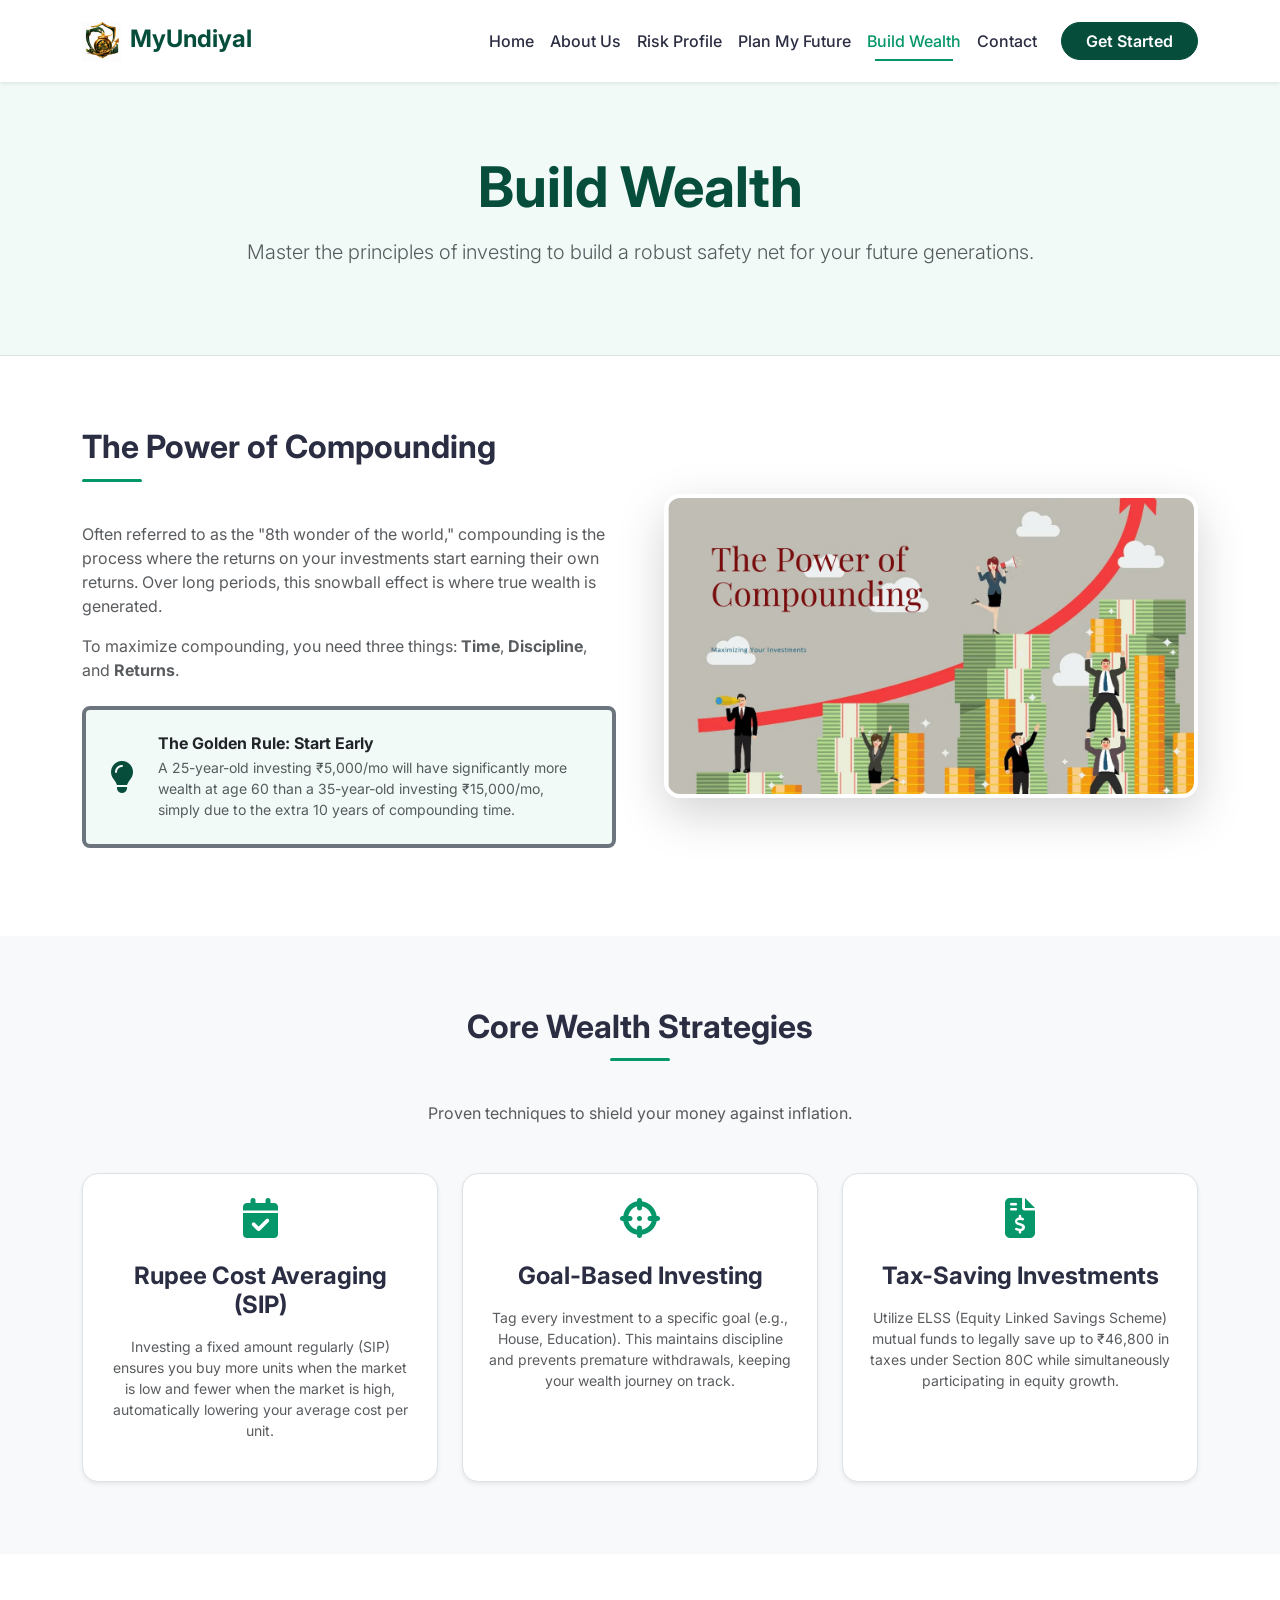
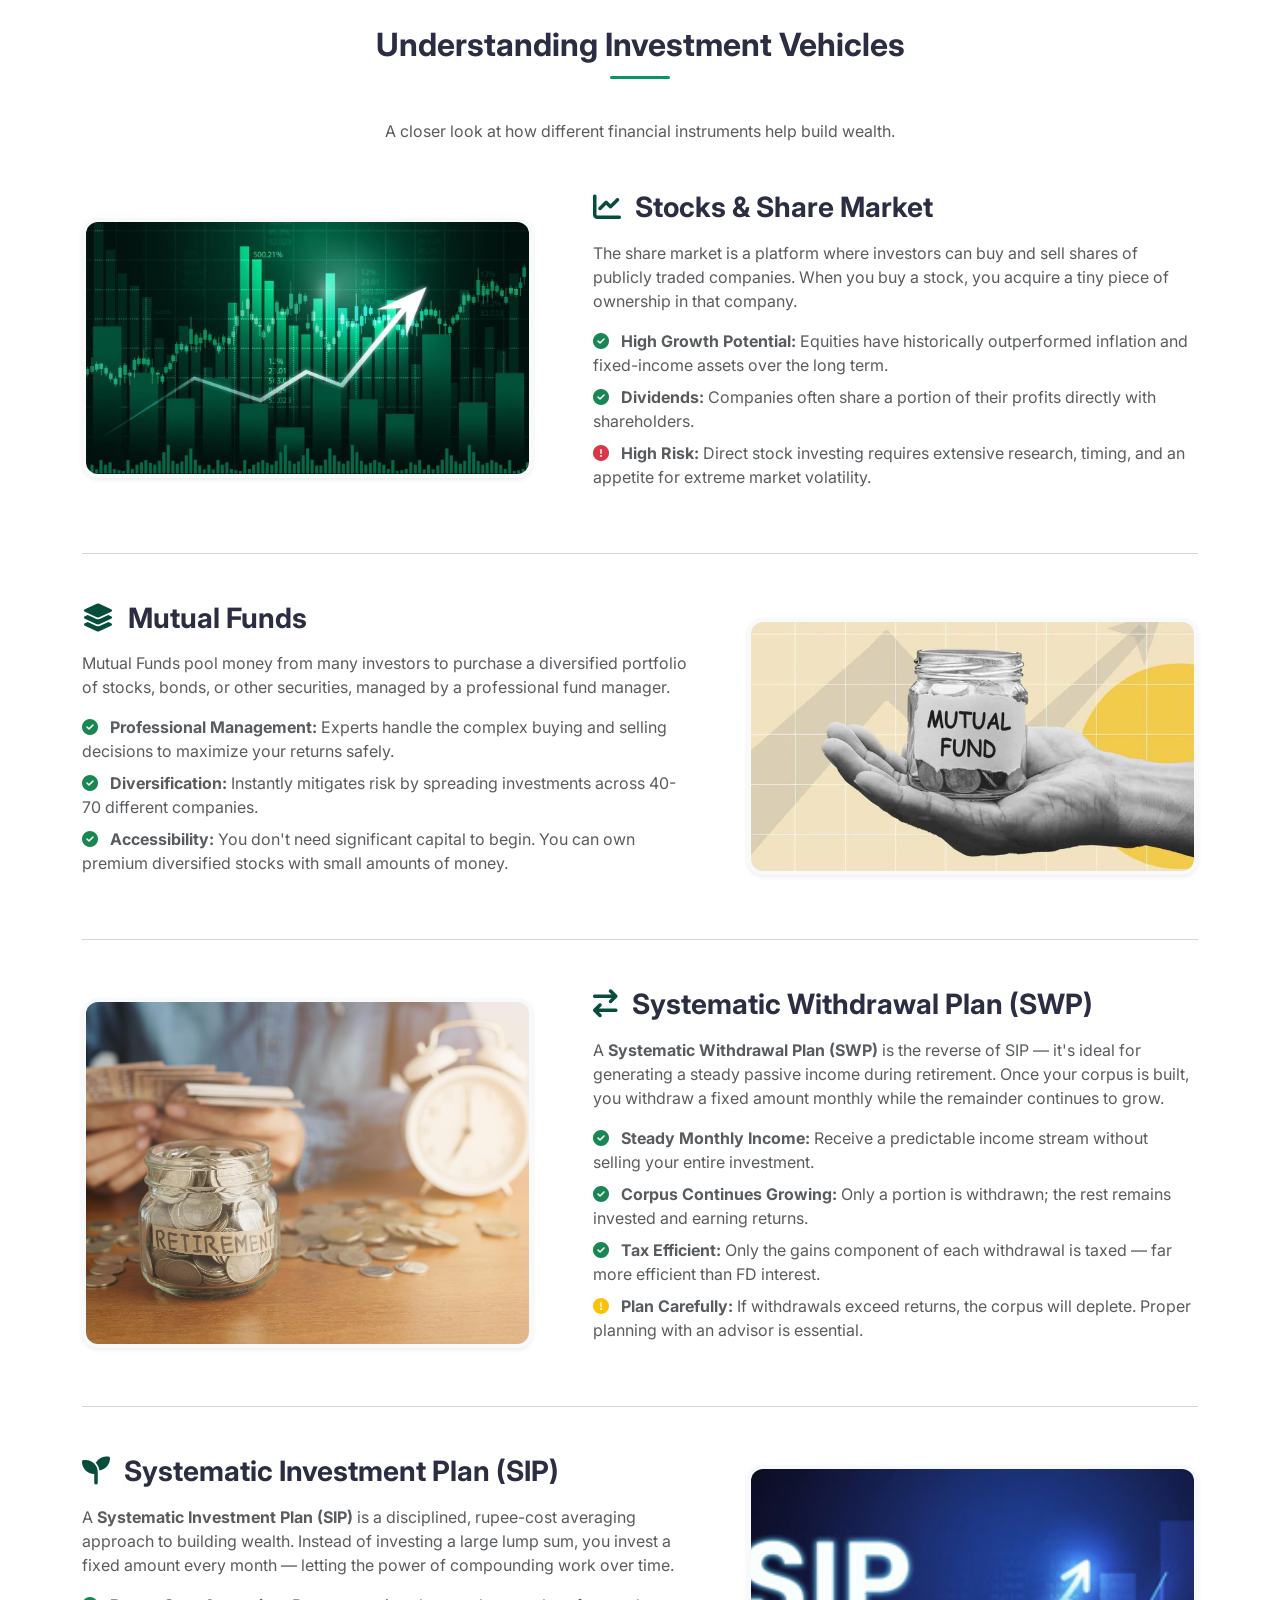
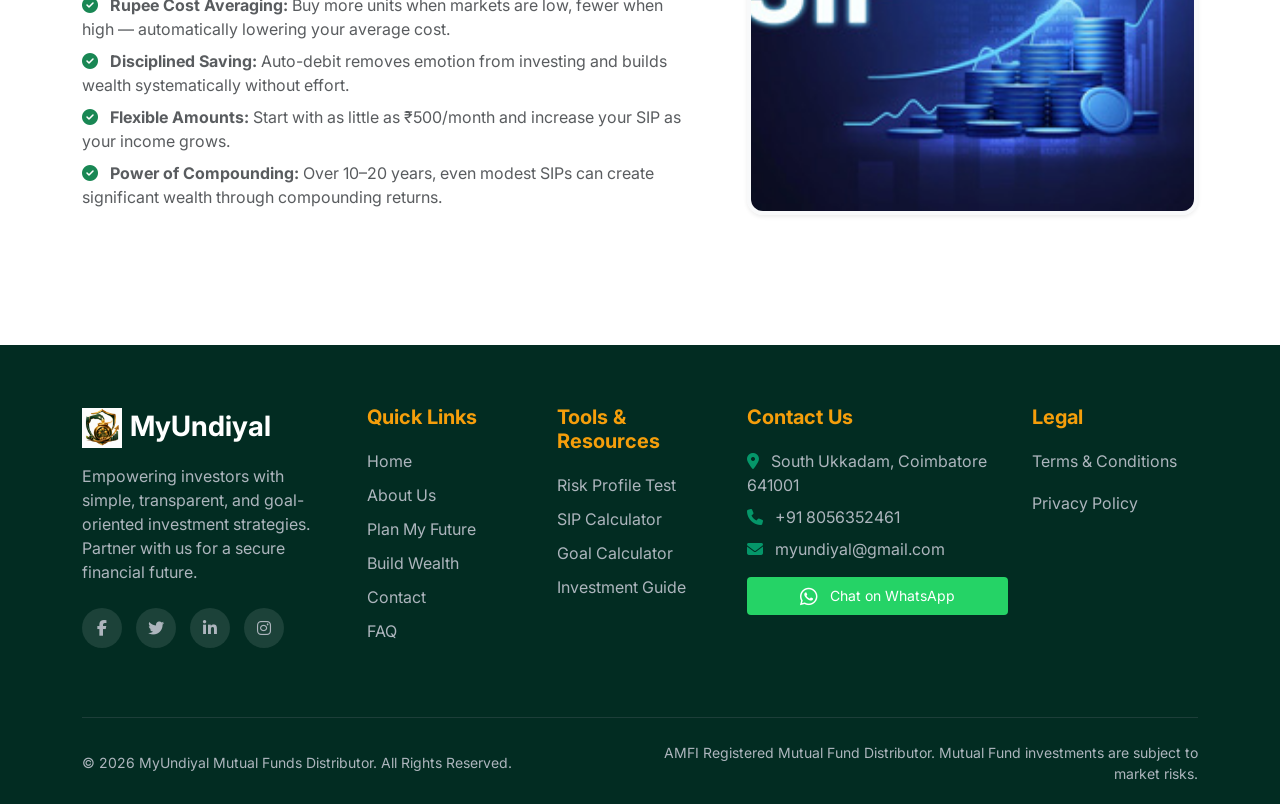
<file: MF/wealth.html>
<!DOCTYPE html>
<html lang="en">

<head>
    <meta charset="UTF-8">
    <meta name="viewport" content="width=device-width, initial-scale=1.0">
    <title>Build Wealth | MyUndiyal Mutual Funds Distributor</title>
    <link rel="preconnect" href="https://fonts.googleapis.com">
    <link rel="preconnect" href="https://fonts.gstatic.com" crossorigin>
    <link href="https://fonts.googleapis.com/css2?family=Inter:wght@300;400;500;600;700&display=swap" rel="stylesheet">
    <link href="https://cdn.jsdelivr.net/npm/bootstrap@5.3.2/dist/css/bootstrap.min.css" rel="stylesheet">
    <link rel="stylesheet" href="https://cdnjs.cloudflare.com/ajax/libs/font-awesome/6.4.2/css/all.min.css">
    <link rel="stylesheet" href="assets/css/style.css">
</head>

<body>
    <!-- Navbar -->
    <nav class="navbar navbar-expand-lg navbar-light bg-white sticky-top shadow-sm py-3">
        <div class="container">
            <a class="navbar-brand fw-bold text-primary fs-4" href="index.html">
                <img src="assets/img/logo.png" alt="MyUndiyal Logo" class="me-2" style="max-height: 40px;">MyUndiyal
            </a>
            <button class="navbar-toggler" type="button" data-bs-toggle="collapse" data-bs-target="#mainNav">
                <span class="navbar-toggler-icon"></span>
            </button>
            <div class="collapse navbar-collapse" id="mainNav">
                <ul class="navbar-nav ms-auto align-items-center">
                    <li class="nav-item"><a class="nav-link" href="index.html">Home</a></li>
                    <li class="nav-item"><a class="nav-link" href="about.html">About Us</a></li>
                    <li class="nav-item"><a class="nav-link" href="risk-profile.html">Risk Profile</a></li>
                    <li class="nav-item"><a class="nav-link" href="plan.html">Plan My Future</a></li>
                    <li class="nav-item"><a class="nav-link active" href="wealth.html">Build Wealth</a></li>
                    <li class="nav-item"><a class="nav-link" href="contact.html">Contact</a></li>
                    <li class="nav-item ms-lg-3 mt-3 mt-lg-0">
                        <a class="btn btn-primary rounded-pill px-4" href="index.html#getStarted">Get Started</a>
                    </li>
                </ul>
            </div>
        </div>
    </nav>

    <!-- Page Header -->
    <section class="bg-light-green py-5 text-center border-bottom">
        <div class="container py-4">
            <h1 class="display-4 fw-bold text-primary mb-3">Build Wealth</h1>
            <p class="lead text-muted max-w-700 mx-auto">Master the principles of investing to build a robust safety net
                for your future generations.</p>
        </div>
    </section>

    <!-- Power of Compounding -->
    <section class="py-5 my-4">
        <div class="container">
            <div class="row align-items-center g-5">
                <div class="col-lg-6 order-2 order-lg-1">
                    <h2 class="section-title">The Power of Compounding</h2>
                    <p class="text-muted">Often referred to as the "8th wonder of the world," compounding is the process
                        where the returns on your investments start earning their own returns. Over long periods, this
                        snowball effect is where true wealth is generated.</p>
                    <p class="text-muted mb-4">To maximize compounding, you need three things: <strong>Time</strong>,
                        <strong>Discipline</strong>, and <strong>Returns</strong>.
                    </p>

                    <div
                        class="alert bg-light-green border-start border-4 border-secondary p-4 rounded-3 d-flex align-items-center">
                        <i class="fa-solid fa-lightbulb fs-2 text-primary me-4"></i>
                        <div>
                            <h6 class="fw-bold text-dark mb-1">The Golden Rule: Start Early</h6>
                            <p class="small text-muted mb-0">A 25-year-old investing ₹5,000/mo will have significantly
                                more wealth at age 60 than a 35-year-old investing ₹15,000/mo, simply due to the extra
                                10 years of compounding time.</p>
                        </div>
                    </div>
                </div>
                <div class="col-lg-6 order-1 order-lg-2">
                    <img src="assets/img/compounding.png" alt="Compounding Graph"
                        class="img-fluid rounded-4 shadow-lg border border-white border-4">
                </div>
            </div>
        </div>
    </section>

    <!-- Why SIP / Core Strategies -->
    <section class="py-5 bg-light">
        <div class="container py-4">
            <div class="text-center mb-5">
                <h2 class="section-title text-center">Core Wealth Strategies</h2>
                <p class="text-muted">Proven techniques to shield your money against inflation.</p>
            </div>
            <div class="row g-4">
                <div class="col-md-4">
                    <div
                        class="feature-card h-100 p-4 border bg-white rounded-4 shadow-sm hover-shadow transition text-center">
                        <i class="fa-solid fa-calendar-check fs-1 text-secondary mb-4"></i>
                        <h4 class="mb-3">Rupee Cost Averaging (SIP)</h4>
                        <p class="text-muted small">Investing a fixed amount regularly (SIP) ensures you buy more units
                            when the market is low and fewer when the market is high, automatically lowering your
                            average cost per unit.</p>
                    </div>
                </div>
                <div class="col-md-4">
                    <div
                        class="feature-card h-100 p-4 border bg-white rounded-4 shadow-sm hover-shadow transition text-center">
                        <i class="fa-solid fa-crosshairs fs-1 text-secondary mb-4"></i>
                        <h4 class="mb-3">Goal-Based Investing</h4>
                        <p class="text-muted small">Tag every investment to a specific goal (e.g., House, Education).
                            This maintains discipline and prevents premature withdrawals, keeping your wealth journey on
                            track.</p>
                    </div>
                </div>
                <div class="col-md-4">
                    <div
                        class="feature-card h-100 p-4 border bg-white rounded-4 shadow-sm hover-shadow transition text-center">
                        <i class="fa-solid fa-file-invoice-dollar fs-1 text-secondary mb-4"></i>
                        <h4 class="mb-3">Tax-Saving Investments</h4>
                        <p class="text-muted small">Utilize ELSS (Equity Linked Savings Scheme) mutual funds to legally
                            save up to ₹46,800 in taxes under Section 80C while simultaneously participating in equity
                            growth.</p>
                    </div>
                </div>
            </div>
        </div>
    </section>

    <!-- Investment Vehicles deep dive -->
    <section class="py-5 bg-white">
        <div class="container py-4">
            <div class="text-center mb-5">
                <h2 class="section-title text-center">Understanding Investment Vehicles</h2>
                <p class="text-muted">A closer look at how different financial instruments help build wealth.</p>
            </div>

            <div class="row align-items-center mb-5">
                <div class="col-lg-5 mb-4 mb-lg-0">
                    <img src="assets/img/stock.jpg" alt="Stock Market"
                        class="img-fluid rounded-4 shadow-sm border border-light border-4">
                </div>
                <div class="col-lg-7 ps-lg-5">
                    <h3 class="fw-bold mb-3"><i class="fa-solid fa-chart-line text-primary me-2"></i> Stocks & Share
                        Market</h3>
                    <p class="text-muted">The share market is a platform where investors can buy and sell shares of
                        publicly traded companies. When you buy a stock, you acquire a tiny piece of ownership in that
                        company.</p>
                    <ul class="list-unstyled text-muted mt-3">
                        <li class="mb-2"><i class="fa-solid fa-circle-check text-success me-2"></i> <strong>High Growth
                                Potential:</strong> Equities have historically outperformed inflation and fixed-income
                            assets over the long term.</li>
                        <li class="mb-2"><i class="fa-solid fa-circle-check text-success me-2"></i>
                            <strong>Dividends:</strong> Companies often share a portion of their profits directly with
                            shareholders.
                        </li>
                        <li><i class="fa-solid fa-circle-exclamation text-danger me-2"></i> <strong>High Risk:</strong>
                            Direct stock investing requires extensive research, timing, and an appetite for extreme
                            market volatility.</li>
                    </ul>
                </div>
            </div>

            <hr class="text-muted opacity-25 my-5">

            <div class="row align-items-center mb-5">
                <div class="col-lg-7 pe-lg-5 order-2 order-lg-1">
                    <h3 class="fw-bold mb-3"><i class="fa-solid fa-layer-group text-primary me-2"></i> Mutual Funds</h3>
                    <p class="text-muted">Mutual Funds pool money from many investors to purchase a diversified
                        portfolio of stocks, bonds, or other securities, managed by a professional fund manager.</p>
                    <ul class="list-unstyled text-muted mt-3">
                        <li class="mb-2"><i class="fa-solid fa-circle-check text-success me-2"></i> <strong>Professional
                                Management:</strong> Experts handle the complex buying and selling decisions to maximize
                            your returns safely.</li>
                        <li class="mb-2"><i class="fa-solid fa-circle-check text-success me-2"></i>
                            <strong>Diversification:</strong> Instantly mitigates risk by spreading investments across
                            40-70 different companies.
                        </li>
                        <li><i class="fa-solid fa-circle-check text-success me-2"></i> <strong>Accessibility:</strong>
                            You don't need significant capital to begin. You can own premium diversified stocks with
                            small amounts of money.</li>
                    </ul>
                </div>
                <div class="col-lg-5 mb-4 mb-lg-0 order-1 order-lg-2">
                    <img src="assets/img/mutual-fund.jpg" alt="Mutual Funds"
                        class="img-fluid rounded-4 shadow-sm border border-light border-4">
                </div>
            </div>

            <hr class="text-muted opacity-25 my-5">

            <!-- SWP Deep Dive -->
            <div class="row align-items-center mb-5">
                <div class="col-lg-5 mb-4 mb-lg-0">
                    <img src="assets/img/swp.jpg" alt="SWP - Systematic Withdrawal Plan"
                        class="img-fluid rounded-4 shadow-sm border border-light border-4"
                        style="width:100%; height:350px; object-fit:cover;">
                </div>
                <div class="col-lg-7 ps-lg-5">
                    <h3 class="fw-bold mb-3"><i class="fa-solid fa-arrow-right-arrow-left text-primary me-2"></i>
                        Systematic Withdrawal Plan (SWP)</h3>
                    <p class="text-muted">A <strong>Systematic Withdrawal Plan (SWP)</strong> is the reverse of SIP —
                        it's ideal for generating a steady passive income during retirement. Once your corpus is built,
                        you withdraw a fixed amount monthly while the remainder continues to grow.</p>
                    <ul class="list-unstyled text-muted mt-3">
                        <li class="mb-2"><i class="fa-solid fa-circle-check text-success me-2"></i> <strong>Steady
                                Monthly Income:</strong> Receive a predictable income stream without selling your entire
                            investment.</li>
                        <li class="mb-2"><i class="fa-solid fa-circle-check text-success me-2"></i> <strong>Corpus
                                Continues Growing:</strong> Only a portion is withdrawn; the rest remains invested and
                            earning returns.</li>
                        <li class="mb-2"><i class="fa-solid fa-circle-check text-success me-2"></i> <strong>Tax
                                Efficient:</strong> Only the gains component of each withdrawal is taxed — far more
                            efficient than FD interest.</li>
                        <li><i class="fa-solid fa-circle-exclamation text-warning me-2"></i> <strong>Plan
                                Carefully:</strong> If withdrawals exceed returns, the corpus will deplete. Proper
                            planning with an advisor is essential.</li>
                    </ul>
                </div>
            </div>

            <hr class="text-muted opacity-25 my-5">

            <!-- SIP Deep Dive -->
            <div class="row align-items-center mb-5">
                <div class="col-lg-7 pe-lg-5 order-2 order-lg-1">
                    <h3 class="fw-bold mb-3"><i class="fa-solid fa-seedling text-primary me-2"></i> Systematic
                        Investment Plan (SIP)</h3>
                    <p class="text-muted">A <strong>Systematic Investment Plan (SIP)</strong> is a disciplined,
                        rupee-cost averaging approach to building wealth. Instead of investing a large lump sum, you
                        invest a fixed amount every month — letting the power of compounding work over time.</p>
                    <ul class="list-unstyled text-muted mt-3">
                        <li class="mb-2"><i class="fa-solid fa-circle-check text-success me-2"></i> <strong>Rupee Cost
                                Averaging:</strong> Buy more units when markets are low, fewer when high — automatically
                            lowering your average cost.</li>
                        <li class="mb-2"><i class="fa-solid fa-circle-check text-success me-2"></i> <strong>Disciplined
                                Saving:</strong> Auto-debit removes emotion from investing and builds wealth
                            systematically without effort.</li>
                        <li class="mb-2"><i class="fa-solid fa-circle-check text-success me-2"></i> <strong>Flexible
                                Amounts:</strong> Start with as little as ₹500/month and increase your SIP as your
                            income grows.</li>
                        <li><i class="fa-solid fa-circle-check text-success me-2"></i> <strong>Power of
                                Compounding:</strong> Over 10–20 years, even modest SIPs can create significant wealth
                            through compounding returns.</li>
                    </ul>
                </div>
                <div class="col-lg-5 mb-4 mb-lg-0 order-1 order-lg-2">
                    <img src="assets/img/sip.jpg" alt="SIP - Systematic Investment Plan"
                        class="img-fluid rounded-4 shadow-sm border border-light border-4"
                        style="width:100%; height:350px; object-fit:cover;">
                </div>
            </div>

        </div>
    </section>

    <!-- Footer -->
    <footer>
        <div class="container">
            <div class="row g-4">
                <div class="col-lg-3 col-md-6 mb-4 mb-lg-0">
                    <a class="navbar-brand fw-bold text-white fs-3 d-block mb-3" href="index.html">
                        <img src="assets/img/logo.png" alt="MyUndiyal Logo" class="me-2"
                            style="max-height: 40px;">MyUndiyal
                    </a>
                    <p class="text-muted pe-lg-4">Empowering investors with simple, transparent, and goal-oriented
                        investment strategies. Partner with us for a secure financial future.</p>
                    <div class="social-links mt-4">
                        <a href="#"><i class="fa-brands fa-facebook-f"></i></a>
                        <a href="#"><i class="fa-brands fa-twitter"></i></a>
                        <a href="#"><i class="fa-brands fa-linkedin-in"></i></a>
                        <a href="#"><i class="fa-brands fa-instagram"></i></a>
                    </div>
                </div>
                <div class="col-lg-2 col-md-3 col-6 mb-4 mb-md-0">
                    <h5>Quick Links</h5>
                    <ul class="list-unstyled">
                        <li><a href="index.html">Home</a></li>
                        <li><a href="about.html">About Us</a></li>
                        <li><a href="plan.html">Plan My Future</a></li>
                        <li><a href="wealth.html">Build Wealth</a></li>
                        <li><a href="contact.html">Contact</a></li>
                        <li><a href="faq.html">FAQ</a></li>
                    </ul>
                </div>
                <div class="col-lg-2 col-md-3 col-6 mb-4 mb-md-0">
                    <h5>Tools & Resources</h5>
                    <ul class="list-unstyled">
                        <li><a href="risk-profile.html">Risk Profile Test</a></li>
                        <li><a href="plan.html#sipCalculator">SIP Calculator</a></li>
                        <li><a href="plan.html#goalCalculator">Goal Calculator</a></li>
                        <li><a href="wealth.html">Investment Guide</a></li>
                    </ul>
                </div>
                <div class="col-lg-3 col-md-6 col-12 mb-4 mb-md-0">
                    <h5>Contact Us</h5>
                    <ul class="list-unstyled text-muted">
                        <li class="mb-2"><i class="fa-solid fa-location-dot me-2 text-secondary"></i> South Ukkadam,
                            Coimbatore 641001</li>
                        <li class="mb-2"><i class="fa-solid fa-phone me-2 text-secondary"></i> +91 8056352461</li>
                        <li class="mb-3"><i class="fa-solid fa-envelope me-2 text-secondary"></i> myundiyal@gmail.com
                        </li>
                        <li>
                            <a href="https://wa.me/918111079681"
                                class="btn btn-outline-success btn-sm w-100 py-2 border-0"
                                style="background:#25D366; color:white;" target="_blank">
                                <i class="fa-brands fa-whatsapp fs-5 me-2 align-middle"></i> Chat on WhatsApp
                            </a>
                        </li>
                    </ul>
                </div>
                <!-- Legal -->
                <div class="col-lg-2 col-md-6 col-12">
                    <h5>Legal</h5>
                    <ul class="list-unstyled">
                        <li class="mb-2"><a href="terms-conditions.html"
                                class="text-decoration-none text-muted hover-primary">Terms & Conditions</a></li>
                        <li><a href="privacy-policy.html" class="text-decoration-none text-muted hover-primary">Privacy
                                Policy</a></li>
                    </ul>
                </div>
            </div>
            <hr class="mt-5 mb-4 border-secondary">
            <div class="row align-items-center">
                <div class="col-md-6 text-center text-md-start mb-3 mb-md-0">
                    <p class="mb-0 text-muted small">&copy; 2026 MyUndiyal Mutual Funds Distributor. All Rights
                        Reserved.
                    </p>
                </div>
                <div class="col-md-6 text-center text-md-end">
                    <p class="mb-0 text-muted small">AMFI Registered Mutual Fund Distributor. Mutual Fund investments
                        are subject to market risks.</p>
                </div>
            </div>
        </div>
    </footer>


    <!-- Bootstrap & JS -->
    <script src="https://cdn.jsdelivr.net/npm/bootstrap@5.3.2/dist/js/bootstrap.bundle.min.js"></script>
    <script src="assets/js/main.js"></script>
</body>

</html>
</file>
<file: MF/assets/css/style.css>
:root {
    --primary-color: #064e3b;     /* Deep Emerald Green */
    --secondary-color: #059669;   /* Emerald 600 */
    --accent-color: #f59e0b;      /* Amber Accent */
    --text-color: #2b2d42;        /* Dark Slate */
    --text-muted: #6c757d;
    --light-bg: #f8f9fa;
    --dark-bg: #022c22;           /* Very dark green */
    --transition: all 0.3s cubic-bezier(0.25, 0.8, 0.25, 1);
}

body {
    font-family: 'Inter', sans-serif;
    color: var(--text-color);
    background-color: #fff;
    scroll-behavior: smooth;
    overflow-x: hidden;
}

h1, h2, h3, h4, h5, h6 {
    font-weight: 700;
}

.text-primary { color: var(--primary-color) !important; }
.text-secondary { color: var(--secondary-color) !important; }
.bg-primary { background-color: var(--primary-color) !important; }
.bg-light-green { background-color: rgba(5, 150, 105, 0.05); }

/* Buttons */
.btn-primary {
    background-color: var(--primary-color);
    border-color: var(--primary-color);
    font-weight: 600;
    transition: var(--transition);
}

.btn-primary:hover {
    background-color: var(--secondary-color);
    border-color: var(--secondary-color);
    transform: translateY(-2px);
    box-shadow: 0 4px 15px rgba(33, 158, 188, 0.4);
}

.btn-accent {
    background-color: var(--accent-color);
    border-color: var(--accent-color);
    color: #fff;
    font-weight: 600;
    transition: var(--transition);
}

.btn-accent:hover {
    background-color: #fb8500;
    border-color: #fb8500;
    color: #fff;
    transform: translateY(-2px);
    box-shadow: 0 4px 15px rgba(255, 183, 3, 0.4);
}

.btn-outline-primary {
    color: var(--primary-color);
    border-color: var(--primary-color);
    font-weight: 600;
    transition: var(--transition);
}

.btn-outline-primary:hover {
    background-color: var(--primary-color);
    color: #fff;
}

/* Nav */
.navbar {
    transition: var(--transition);
}
.navbar-nav .nav-link {
    color: var(--text-color);
    font-weight: 500;
    padding: 0.5rem 1rem;
    position: relative;
    transition: var(--transition);
}
.navbar-nav .nav-link:hover, .navbar-nav .nav-link.active {
    color: var(--secondary-color);
}
.navbar-nav .nav-link::after {
    content: '';
    position: absolute;
    width: 0;
    height: 2px;
    bottom: 0;
    left: 1rem;
    background-color: var(--secondary-color);
    transition: var(--transition);
}
.navbar-nav .nav-link:hover::after, .navbar-nav .nav-link.active::after {
    width: calc(100% - 2rem);
}

/* Hero Section */
.hero-section {
    position: relative;
    padding: 120px 0 100px;
    background: linear-gradient(-45deg, #e0eafc, #f0f4f8, #f8f9fa, #cfd9df);
    background-size: 400% 400%;
    animation: gradientBG 15s ease infinite;
    overflow: hidden;
}

@keyframes gradientBG {
    0% { background-position: 0% 50%; }
    50% { background-position: 100% 50%; }
    100% { background-position: 0% 50%; }
}

.blob-container {
    position: absolute;
    top: 0; left: 0; right: 0; bottom: 0;
    overflow: hidden;
    z-index: 0;
    pointer-events: none;
}

.blob {
    position: absolute;
    filter: blur(60px);
    opacity: 0.6;
    animation: floatBlob 10s infinite alternate cubic-bezier(0.4, 0, 0.2, 1);
}

.blob-1 {
    top: -10%; left: -10%;
    width: 400px; height: 400px;
    background: rgba(5, 150, 105, 0.4);
    border-radius: 50%;
}

.blob-2 {
    bottom: -10%; right: -5%;
    width: 500px; height: 500px;
    background: rgba(6, 78, 59, 0.2);
    border-radius: 40% 60% 70% 30% / 40% 50% 60% 50%;
    animation-delay: 2s;
    animation-duration: 12s;
}

@keyframes floatBlob {
    0% { transform: translateY(0) scale(1) rotate(0deg); }
    100% { transform: translateY(80px) scale(1.1) rotate(30deg); }
}

.hero-content {
    position: relative;
    z-index: 1;
}

/* Cards */
.feature-card {
    border: 1px solid rgba(0,0,0,0.05);
    background: #fff;
    border-radius: 16px;
    padding: 30px;
    transition: var(--transition);
    height: 100%;
}
.feature-card:hover {
    transform: translateY(-8px);
    box-shadow: 0 15px 30px rgba(0,0,0,0.08);
}
.calc-menu-card {
    transition: var(--transition);
    cursor: pointer;
}
.calc-menu-card:hover {
    transform: translateY(-5px);
    box-shadow: 0 12px 25px rgba(33, 158, 188, 0.15) !important;
    border-color: var(--secondary-color) !important;
}
.icon-box {
    width: 65px;
    height: 65px;
    display: inline-flex;
    align-items: center;
    justify-content: center;
    background: rgba(33, 158, 188, 0.1);
    color: var(--secondary-color);
    border-radius: 12px;
    font-size: 28px;
    margin-bottom: 20px;
    transition: var(--transition);
}
.feature-card:hover .icon-box {
    background: var(--secondary-color);
    color: #fff;
}

/* Forms */
.form-control, .form-select {
    padding: 12px 15px;
    border-radius: 8px;
    border: 1px solid #ced4da;
}
.form-control:focus, .form-select:focus {
    border-color: var(--secondary-color);
    box-shadow: 0 0 0 0.25rem rgba(33, 158, 188, 0.25);
}
.contact-form-wrapper {
    background: #fff;
    border-radius: 16px;
    box-shadow: 0 20px 40px rgba(0,0,0,0.08);
    padding: 40px;
}

/* Footer */
footer {
    background-color: var(--dark-bg);
    color: #adb5bd;
    padding: 60px 0 20px;
}
footer .text-muted, footer p, footer li {
    color: #adb5bd !important;
}
footer h5 {
    color: var(--accent-color);
    margin-bottom: 20px;
}
footer a {
    color: #adb5bd;
    text-decoration: none;
    transition: var(--transition);
    display: inline-block;
    margin-bottom: 10px;
}
footer a:hover {
    color: #fff;
    transform: translateX(3px);
}
.social-links a {
    width: 40px;
    height: 40px;
    display: inline-flex;
    align-items: center;
    justify-content: center;
    background: rgba(255,255,255,0.1);
    border-radius: 50%;
    margin-right: 10px;
    margin-bottom: 0;
}
.social-links a:hover {
    background: var(--secondary-color);
    transform: translateY(-3px);
}

/* Utils */
.section-title {
    position: relative;
    padding-bottom: 15px;
    margin-bottom: 40px;
}
.section-title::after {
    content: '';
    position: absolute;
    left: 0;
    bottom: 0;
    width: 60px;
    height: 3px;
    background-color: var(--secondary-color);
    border-radius: 2px;
}
.section-title.text-center::after {
    left: 50%;
    transform: translateX(-50%);
}

/* Calculator Layout & Range Slider Customization */
.calc-card-new {
    background: #fff;
    border-radius: 16px;
    box-shadow: 0 5px 25px rgba(0,0,0,0.05);
    padding: 24px;
    margin-bottom: 24px;
}
.calc-card-new .top-result-box {
    display: flex;
    justify-content: space-between;
    align-items: center;
    border-bottom: 1px solid #f0f0f0;
    padding: 10px 0;
}
.calc-card-new .top-result-box:last-of-type {
    border-bottom: none;
    padding-bottom: 0;
    margin-bottom: 15px;
}
.calc-card-new .top-result-box h6 {
    color: #6a707a;
    font-size: 0.95rem;
    font-weight: 500;
    margin: 0;
}
.calc-card-new .top-result-box h4 {
    color: #1b263b;
    font-size: 1.25rem;
    font-weight: 700;
    margin: 0;
}

/* Base styling for ranges */
.custom-range-row {
    margin-bottom: 25px;
}
.custom-range-row .header-row {
    display: flex;
    justify-content: space-between;
    align-items: center;
    margin-bottom: 15px;
}
.custom-range-row label {
    font-size: 0.75rem;
    color: #4a4a4a;
    font-weight: 600;
    text-transform: uppercase;
    margin: 0;
    letter-spacing: 0.5px;
}
.custom-range-row .input-wrapper {
    background: #ecfdf5;
    padding: 6px 12px;
    border-radius: 6px;
    display: flex;
    align-items: center;
    color: #059669;
    font-weight: 600;
    font-size: 0.95rem;
}
.custom-range-row .input-wrapper span {
    margin-right: 4px;
}
.custom-range-row .input-wrapper.suffix span {
    margin-right: 0;
    margin-left: 4px;
}
.custom-range-row .input-wrapper input {
    background: transparent;
    border: none;
    text-align: right;
    color: #059669;
    font-weight: 600;
    width: 80px;
    outline: none;
    padding: 0;
}
.custom-range-row .input-wrapper input::-webkit-outer-spin-button,
.custom-range-row .input-wrapper input::-webkit-inner-spin-button {
    -webkit-appearance: none;
    margin: 0;
}

/* Range input base */
input[type=range].modern-range {
    appearance: none;
    -webkit-appearance: none;
    width: 100%;
    background: transparent;
    height: 4px;
    border-radius: 2px;
    outline: none;
}
input[type=range].modern-range::-webkit-slider-runnable-track {
    width: 100%;
    height: 4px;
    background: #d1fae5;
    border-radius: 2px;
    border: none;
}
input[type=range].modern-range::-webkit-slider-thumb {
    appearance: none;
    -webkit-appearance: none;
    height: 18px;
    width: 18px;
    border-radius: 50%;
    background: #059669;
    margin-top: -7px;
    cursor: pointer;
    border: 3px solid #fff;
    box-shadow: 0 2px 4px rgba(0,0,0,0.3);
}

/* Chart Container */
.chart-container-new {
    width: 100%;
    height: 220px;
    margin: 20px 0 30px;
    position: relative;
}
.chart-legend-new {
    display: flex;
    justify-content: center;
    gap: 15px;
    margin-top: 10px;
    margin-bottom: 25px;
}
.legend-item {
    display: flex;
    align-items: center;
    font-size: 0.75rem;
    color: #666;
    font-weight: 600;
}
.legend-color {
    width: 24px;
    height: 12px;
    border-radius: 4px;
    margin-right: 8px;
}

/* Doughnut Center text */
.doughnut-overlay {
    position: absolute;
    top: 50%;
    left: 50%;
    transform: translate(-50%, -50%);
    text-align: center;
    font-weight: bold;
    font-size: 1.2rem;
    color: #333;
}

/* Preloader */
.preloader-wrapper {
    position: fixed;
    top: 0;
    left: 0;
    width: 100%;
    height: 100%;
    background-color: #ffffff;
    z-index: 9999;
    display: flex;
    align-items: center;
    justify-content: center;
    transition: opacity 0.6s ease-out, visibility 0.6s ease-out;
}

.preloader-wrapper.fade-out {
    opacity: 0;
    visibility: hidden;
}

.preloader-content {
    animation: pulseLogo 2s infinite;
}

.preloader-logo {
    max-height: 120px;
    width: auto;
}

.preloader-text {
    letter-spacing: 2px;
}

@keyframes pulseLogo {
    0% { transform: scale(1); opacity: 0.8; }
    50% { transform: scale(1.05); opacity: 1; }
    100% { transform: scale(1); opacity: 0.8; }
}

/* Risk Profile Wizard */
.risk-step {
    display: none;
    animation: fadeIn 0.4s ease-out forwards;
}
.risk-step.active {
    display: block;
}
@keyframes fadeIn {
    from { opacity: 0; transform: translateY(10px); }
    to { opacity: 1; transform: translateY(0); }
}

@media (min-width: 992px) {
    .border-end-lg { border-right: 1px solid #e9ecef; }
}

/* Extracted from plan.html */
    /* ===== PLANNER HUB ===== */
    .plan-hub-section { background: #f8f9fa; min-height: 70vh; }
    .planner-card {
      background: #fff;
      border: 1.5px solid rgba(6,78,59,0.08);
      border-radius: 18px;
      padding: 32px 24px 28px;
      text-align: center;
      transition: all 0.3s cubic-bezier(0.25,0.8,0.25,1);
      cursor: pointer;
      height: 100%;
    }
    .planner-card:hover {
      transform: translateY(-7px);
      box-shadow: 0 16px 40px rgba(5,150,105,0.13);
      border-color: #059669;
    }
    .planner-card .card-icon {
      width: 72px; height: 72px;
      border-radius: 50%;
      background: linear-gradient(135deg, rgba(5,150,105,0.12), rgba(6,78,59,0.06));
      display: flex; align-items: center; justify-content: center;
      margin: 0 auto 18px;
      font-size: 28px;
      color: #064e3b;
      transition: all 0.3s;
    }
    .planner-card:hover .card-icon {
      background: linear-gradient(135deg, #059669, #064e3b);
      color: #fff;
    }
    .planner-card h5 { color: #064e3b; font-weight: 700; font-size: 1.1rem; margin-bottom: 10px; }
    .planner-card p { color: #6c757d; font-size: 0.85rem; margin-bottom: 20px; line-height: 1.5; }
    .planner-card .btn-calc {
      background: #064e3b; color: #fff;
      border: none; border-radius: 50px;
      padding: 9px 28px; font-weight: 600; font-size: 0.88rem;
      transition: all 0.3s;
      width: 100%;
    }
    .planner-card:hover .btn-calc { background: #059669; }

    /* ===== CALCULATOR PANEL ===== */
    #calculatorPanel { display: none; }
    .back-btn {
      background: #fff;
      color: #064e3b;
      border: 1.5px solid #e0e0e0;
      border-radius: 50px;
      padding: 8px 22px;
      font-weight: 600;
      font-size: 0.9rem;
      cursor: pointer;
      transition: all 0.25s;
      display: inline-flex;
      align-items: center;
      gap: 7px;
      box-shadow: 0 2px 8px rgba(0,0,0,0.06);
      text-decoration: none;
    }
    .back-btn:hover { background: #064e3b; color: #fff; border-color: #064e3b; }

    /* Calculator white card */
    .calc-panel-card {
      background: #fff;
      border-radius: 18px;
      box-shadow: 0 4px 30px rgba(0,0,0,0.07);
      padding: 32px;
    }
    .calc-panel-card .calc-title {
      font-size: 1.5rem;
      font-weight: 700;
      color: #064e3b;
      text-align: center;
      padding-bottom: 18px;
      border-bottom: 1.5px solid #f0f0f0;
      margin-bottom: 26px;
    }

    /* Result rows */
    .result-row {
      display: flex;
      justify-content: space-between;
      align-items: center;
      padding: 12px 0;
      border-bottom: 1px solid #f5f5f5;
    }
    .result-row:last-of-type { border-bottom: none; margin-bottom: 14px; }
    .result-row .label { color: #6a707a; font-size: 0.92rem; font-weight: 500; }
    .result-row .value { font-size: 1.2rem; font-weight: 700; color: #1b263b; }
    .result-row .value.green { color: #059669; }
    .result-row .value.blue { color: #064e3b; }

    /* Chart */
    .chart-box { height: 190px; position: relative; margin: 18px 0 8px; }
    .chart-legend {
      display: flex; justify-content: center; gap: 16px;
      flex-wrap: wrap;
      font-size: 0.75rem; font-weight: 600; color: #666;
      margin-top: 8px; margin-bottom: 12px;
    }
    .legend-dot {
      width: 22px; height: 11px; border-radius: 3px;
      display: inline-block; margin-right: 6px;
      vertical-align: middle;
    }
    .donut-center {
      position: absolute; top: 50%; left: 50%;
      transform: translate(-50%, -50%);
      text-align: center; font-weight: 700;
      font-size: 1rem; color: #333; pointer-events: none;
    }

    /* Sliders */
    .slider-group { margin-bottom: 22px; }
    .slider-group:last-child { margin-bottom: 0; }
    .slider-header {
      display: flex; justify-content: space-between;
      align-items: center; margin-bottom: 12px;
    }
    .slider-label {
      font-size: 0.72rem; font-weight: 700;
      text-transform: uppercase; letter-spacing: 0.5px;
      color: #4a4a4a;
    }
    .val-box {
      background: #ecfdf5;
      border-radius: 7px;
      padding: 5px 11px;
      display: flex; align-items: center;
      color: #059669; font-weight: 600; font-size: 0.9rem;
      gap: 3px;
    }
    .val-box input[type=number] {
      background: transparent; border: none; outline: none;
      color: #059669; font-weight: 600; font-size: 0.9rem;
      width: 72px; text-align: right; padding: 0;
    }
    .val-box input[type=number]::-webkit-inner-spin-button,
    .val-box input[type=number]::-webkit-outer-spin-button { -webkit-appearance: none; }

    input[type=range].mrange {
      -webkit-appearance: none; appearance: none;
      width: 100%; height: 4px; border-radius: 2px;
      background: #d1fae5; outline: none;
    }
    input[type=range].mrange::-webkit-slider-thumb {
      -webkit-appearance: none; appearance: none;
      width: 18px; height: 18px; border-radius: 50%;
      background: #059669; cursor: pointer;
      border: 3px solid #fff;
      box-shadow: 0 2px 5px rgba(0,0,0,0.25);
      margin-top: -7px;
    }
    input[type=range].mrange::-webkit-slider-runnable-track {
      height: 4px; border-radius: 2px; background: #d1fae5;
    }

    /* Divider between left/right on md+ */
    @media(min-width:768px) {
      .left-col { border-right: 1.5px solid #f0f0f0; padding-right: 28px; }
      .right-col { padding-left: 28px; }
    }

    /* disclaimer */
    .disclaimer-text {
      font-size: 0.78rem; color: #9ca3af; text-align: center;
      max-width: 720px; margin: 0 auto; line-height: 1.6;
    }
    .disclaimer-text a { color: #059669; }
</file>
